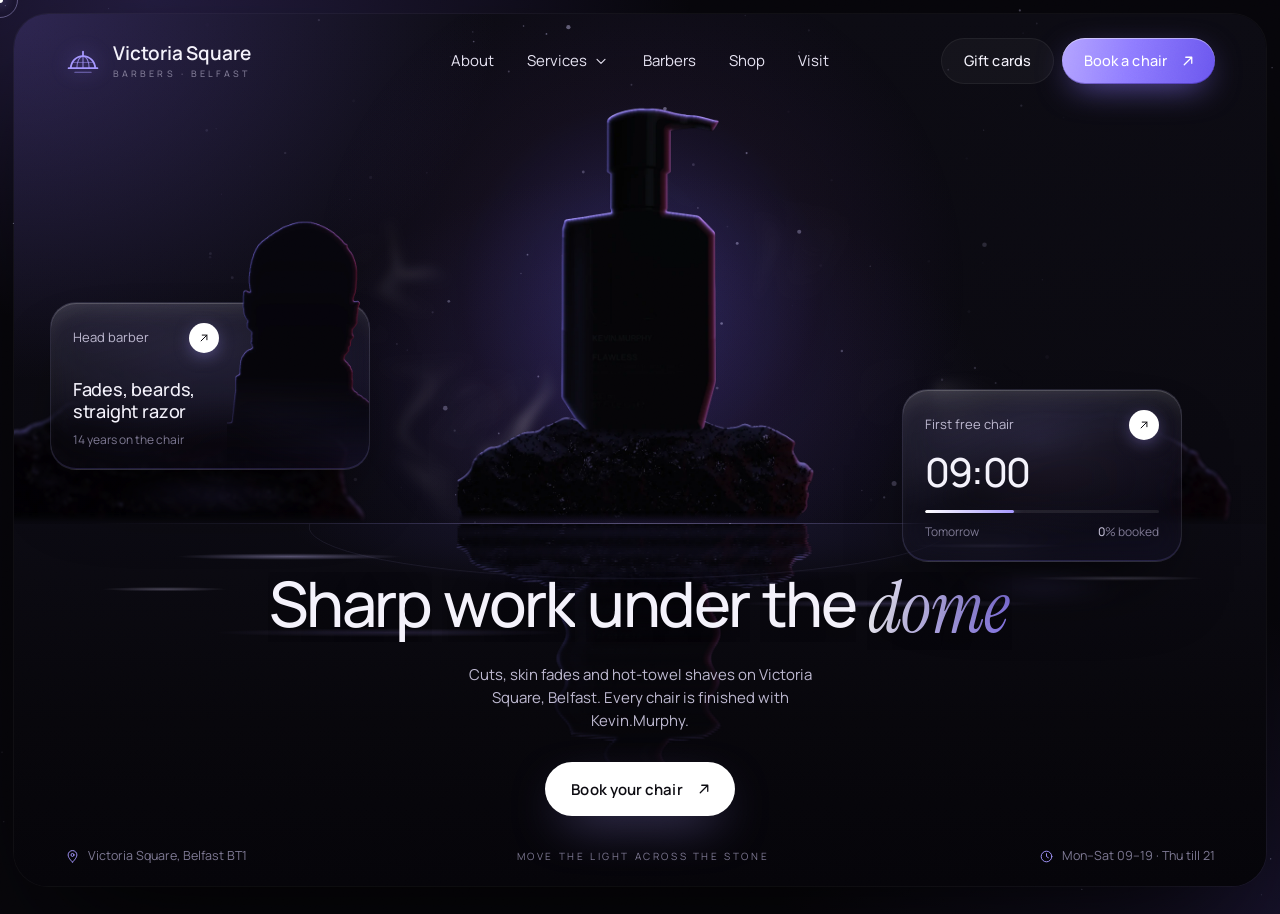
<file: site/demo/barbershop/index.html>
<!doctype html>
<html lang="en-GB">
<head>
  <meta charset="utf-8">
  <meta name="robots" content="noindex">
  <meta name="viewport" content="width=device-width, initial-scale=1, viewport-fit=cover">
  <title>Victoria Square Barbers | Belfast</title>
  <meta name="description" content="Cuts, skin fades and hot-towel shaves at Victoria Square, Belfast. Finished with Kevin.Murphy. Book a chair online.">
  <meta name="theme-color" content="#07060b">
  <link rel="preconnect" href="https://fonts.googleapis.com">
  <link rel="preconnect" href="https://fonts.gstatic.com" crossorigin>
  <link href="https://fonts.googleapis.com/css2?family=Instrument+Serif:ital@1&family=Manrope:wght@300;400;500;600&display=swap" rel="stylesheet">
  <link rel="preload" as="image" href="assets/img/product_dark.webp">
  <link rel="preload" as="image" href="assets/img/product_lit.webp">
  <link rel="stylesheet" href="css/style.css?v=6">
  <link rel="icon" href="data:image/svg+xml,%3Csvg xmlns='http://www.w3.org/2000/svg' viewBox='0 0 40 40'%3E%3Crect width='40' height='40' rx='11' fill='%230b0a10'/%3E%3Cpath d='M8 27a12 12 0 0 1 24 0M14 27a6 12 0 0 1 12 0M20 15v12M6 27h28M20 11v4' fill='none' stroke='%23a597ff' stroke-width='2' stroke-linecap='round'/%3E%3C/svg%3E">
</head>
<body>

<svg width="0" height="0" style="position:absolute" aria-hidden="true">
  <!-- logo mark: the glass dome over Victoria Square, ribs and gallery ring -->
  <symbol id="mark" viewBox="0 0 40 40">
    <g fill="none" stroke="currentColor" stroke-linecap="round" stroke-linejoin="round">
      <path d="M6.5 28a13.5 13.5 0 0 1 27 0" stroke-width="2"/>
      <path d="M13.2 28A6.8 13.5 0 0 1 26.8 28" stroke-width="1.3" opacity=".75"/>
      <path d="M20 14.5V28" stroke-width="1.3" opacity=".75"/>
      <path d="M8.6 21.6h22.8" stroke-width="1.1" opacity=".5"/>
      <path d="M4 28h32" stroke-width="2"/>
      <path d="M20 9.5v5" stroke-width="2"/>
      <path d="M11 32.5h18" stroke-width="1.3" opacity=".6"/>
    </g>
  </symbol>
  <symbol id="i-arrow" viewBox="0 0 24 24"><path d="M7 17L17 7M9 7h8v8" fill="none" stroke="currentColor" stroke-width="1.7" stroke-linecap="round" stroke-linejoin="round"/></symbol>
  <symbol id="i-chev" viewBox="0 0 24 24"><path d="M6 9.5l6 6 6-6" fill="none" stroke="currentColor" stroke-width="1.6" stroke-linecap="round" stroke-linejoin="round"/></symbol>
  <symbol id="i-pin" viewBox="0 0 24 24"><g fill="none" stroke="currentColor" stroke-width="1.5" stroke-linecap="round" stroke-linejoin="round"><path d="M12 21s-7-6.2-7-11.5a7 7 0 0 1 14 0C19 14.8 12 21 12 21z"/><circle cx="12" cy="9.5" r="2.4"/></g></symbol>
  <symbol id="i-clock" viewBox="0 0 24 24"><g fill="none" stroke="currentColor" stroke-width="1.5" stroke-linecap="round"><circle cx="12" cy="12" r="8.5"/><path d="M12 7.5V12l3 2"/></g></symbol>
</svg>

<div class="cursor" aria-hidden="true"><div class="cursor__ring"></div><div class="cursor__dot"></div></div>
<div class="grain" aria-hidden="true"></div>
<canvas class="stars" aria-hidden="true"></canvas>

<main>
  <section class="frame" id="top" aria-label="Victoria Square Barbers">

    <!-- light, haze, dust -->
    <div class="sky" aria-hidden="true">
      <div class="beam"></div>
      <div class="halo"></div>
      <div class="smoke smoke--a"></div>
      <div class="smoke smoke--b"></div>
    </div>
    <canvas class="dust" aria-hidden="true"></canvas>
    <div class="torch" aria-hidden="true"></div>

    <!-- nav -->
    <header class="nav">
      <a class="logo" href="#top" aria-label="Victoria Square Barbers, home">
        <svg class="logo__mark"><use href="#mark"/></svg>
        <span class="logo__type">Victoria Square<i>Barbers · Belfast</i></span>
      </a>

      <nav class="nav__links" aria-label="Main">
        <a href="#about" data-roll>About</a>
        <div class="drop">
          <button class="drop__btn" aria-expanded="false" aria-controls="services"><span data-roll>Services</span><svg><use href="#i-chev"/></svg></button>
          <div class="drop__panel glass" id="services">
            <span class="sheen"></span>
            <ul>
              <li><a href="#book"><span>Cut &amp; finish</span><b>£38</b></a></li>
              <li><a href="#book"><span>Skin fade</span><b>£42</b></a></li>
              <li><a href="#book"><span>Beard sculpt</span><b>£26</b></a></li>
              <li><a href="#book"><span>Hot-towel shave</span><b>£34</b></a></li>
              <li><a href="#book"><span>Cut &amp; beard</span><b>£58</b></a></li>
            </ul>
            <p>45 minutes a chair. No rushing.</p>
          </div>
        </div>
        <a href="#barbers" data-roll>Barbers</a>
        <a href="#shop" data-roll>Shop</a>
        <a href="#visit" data-roll>Visit</a>
      </nav>

      <div class="nav__cta">
        <a class="pill pill--ghost" href="#gift"><span data-roll>Gift cards</span></a>
        <a class="pill pill--violet" href="#book"><span data-roll>Book a chair</span><i class="arw"><svg><use href="#i-arrow"/></svg><svg><use href="#i-arrow"/></svg></i></a>
      </div>
      <button class="burger" aria-label="Open menu" aria-expanded="false"><i></i><i></i></button>
    </header>

    <div class="menu" aria-hidden="true">
      <a href="#about">About</a><a href="#services">Services</a><a href="#barbers">Barbers</a><a href="#shop">Shop</a><a href="#book">Book a chair</a>
    </div>

    <!-- the scene: distant stones, the bottle on its rock, water -->
    <div class="scene">
      <img class="far far--l" src="assets/img/rock_l.webp" alt="" aria-hidden="true">
      <img class="far far--r" src="assets/img/rock_r.webp" alt="" aria-hidden="true">

      <figure class="product" id="product">
        <img class="product__dark" src="assets/img/product_dark.webp" alt="Kevin.Murphy Flawless styling lotion on a wet black stone">
        <img class="product__lit" src="assets/img/product_lit.webp" alt="" aria-hidden="true">
        <button class="product__hit" aria-label="Light up the bottle"></button>
        <figcaption class="tag">
          <i class="tag__line"></i>
          <span class="tag__body">
            <b>Kevin.Murphy</b>
            <span>Flawless · 200 ml</span>
            <em>£38 at the desk</em>
          </span>
        </figcaption>
      </figure>

      <div class="water" aria-hidden="true">
        <canvas class="water__canvas"></canvas>
        <div class="water__glints"></div>
      </div>
    </div>

    <!-- copy, under the bottle -->
    <div class="copy">
      <h1 class="title" data-words>Sharp work under the <em>dome</em></h1>
      <p class="sub" data-in>Cuts, skin fades and hot-towel shaves on Victoria Square, Belfast. Every chair is finished with Kevin.Murphy.</p>
      <a class="pill pill--white" href="#book" data-in><span data-roll>Book your chair</span><i class="arw"><svg><use href="#i-arrow"/></svg><svg><use href="#i-arrow"/></svg></i></a>
    </div>

    <!-- glass plates -->
    <a class="card card--barber glass" href="#barbers" data-tilt data-card>
      <span class="sheen"></span>
      <span class="card__head">
        <span class="card__label" data-roll>Head barber</span>
        <i class="arw arw--round"><svg><use href="#i-arrow"/></svg><svg><use href="#i-arrow"/></svg></i>
      </span>
      <span class="card__title"><span data-roll>Fades, beards,</span><span data-roll>straight razor</span></span>
      <span class="card__meta">14 years on the chair</span>
      <span class="card__portrait" data-portrait>
        <img class="card__portrait-base" src="assets/img/man_sil_dark.webp" alt="Silhouette of the head barber">
        <img class="card__portrait-lit" src="assets/img/man_sil_lit.webp" alt="" aria-hidden="true">
      </span>
    </a>

    <a class="card card--slot glass" href="#book" data-tilt data-card>
      <span class="sheen"></span>
      <span class="card__head">
        <span class="card__label" data-roll data-slot-label>Next free chair</span>
        <i class="arw arw--round"><svg><use href="#i-arrow"/></svg><svg><use href="#i-arrow"/></svg></i>
      </span>
      <span class="card__big" data-slot>14:30</span>
      <span class="card__bar"><i data-bar></i></span>
      <span class="card__foot"><span data-slot-day>Today</span><span><b data-booked>0</b>% booked</span></span>
    </a>

    <!-- footer line inside the frame -->
    <div class="base">
      <span><svg><use href="#i-pin"/></svg>Victoria Square, Belfast BT1</span>
      <span class="base__hint" data-hint>Move the light across the stone</span>
      <span><svg><use href="#i-clock"/></svg>Mon–Sat 09–19 · Thu till 21</span>
    </div>
  </section>
</main>

<script src="js/main.js?v=3" defer></script>
</body>
</html>
</file>
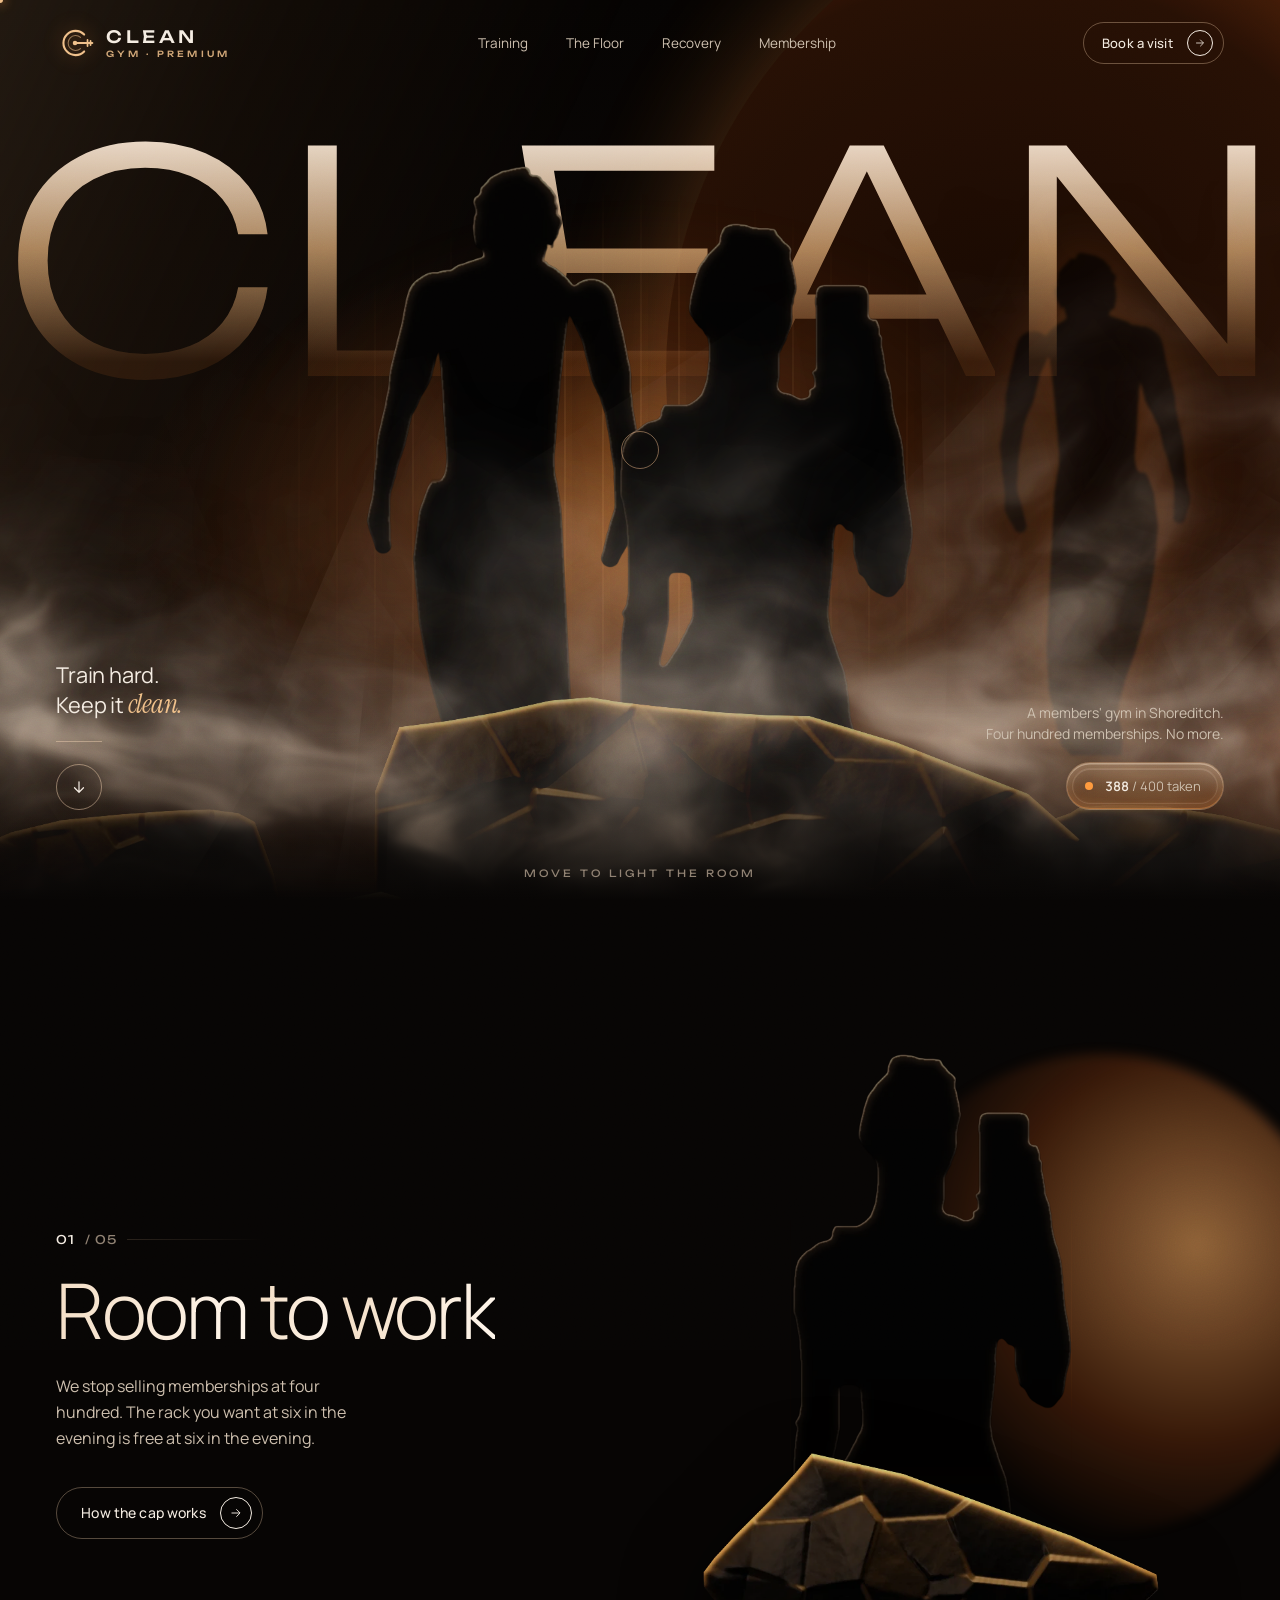
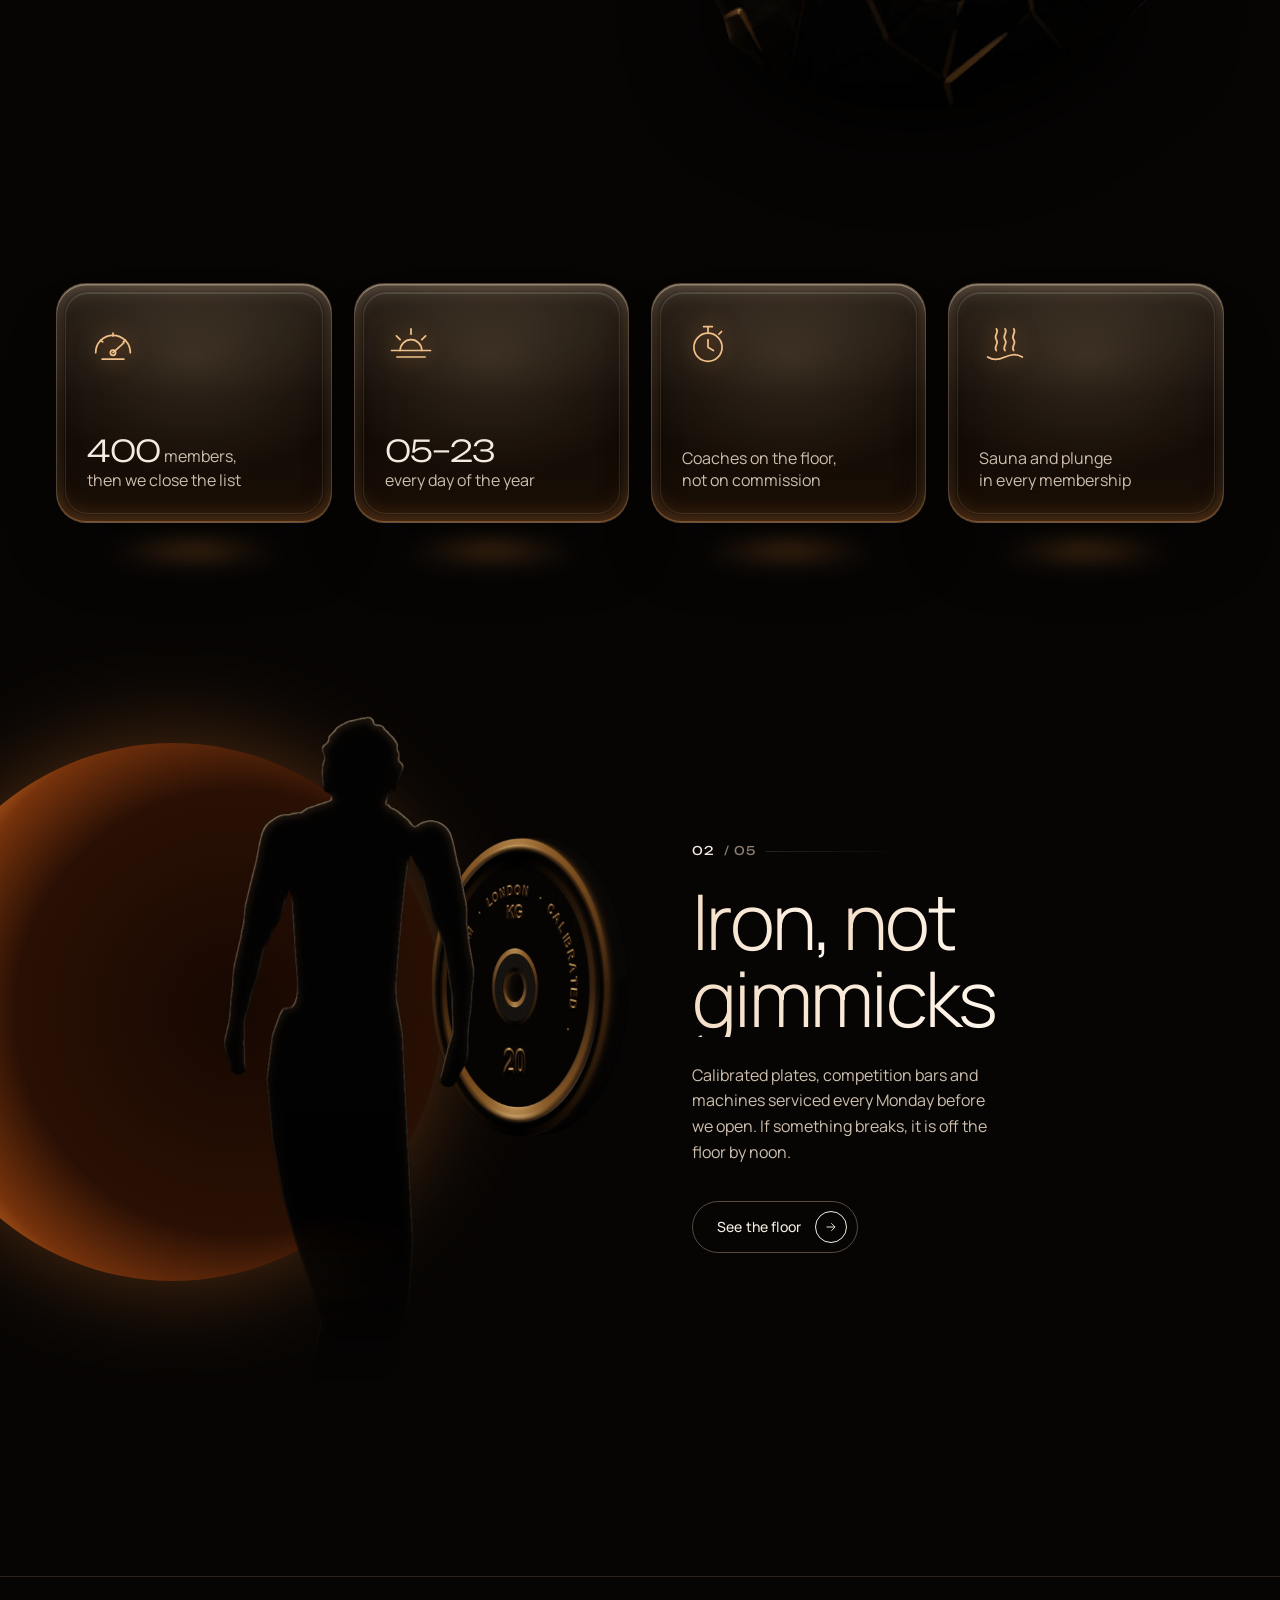
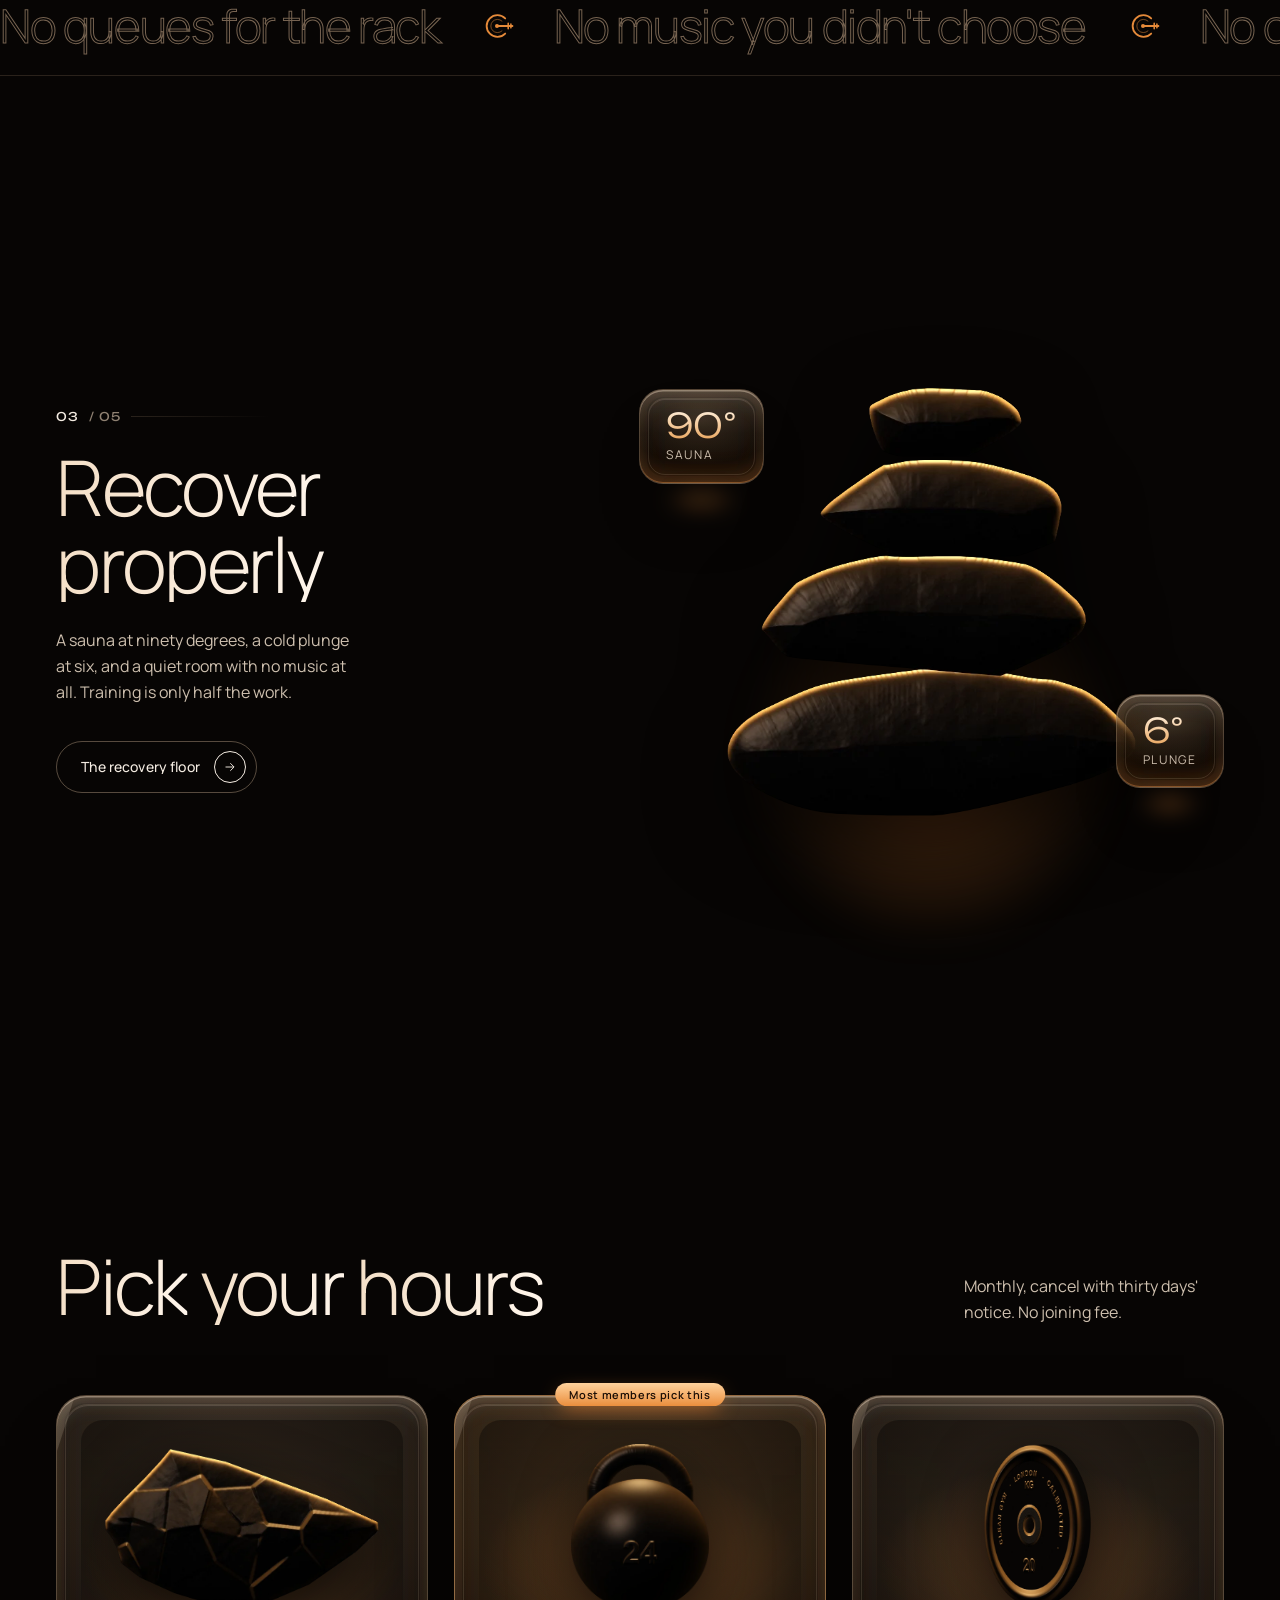
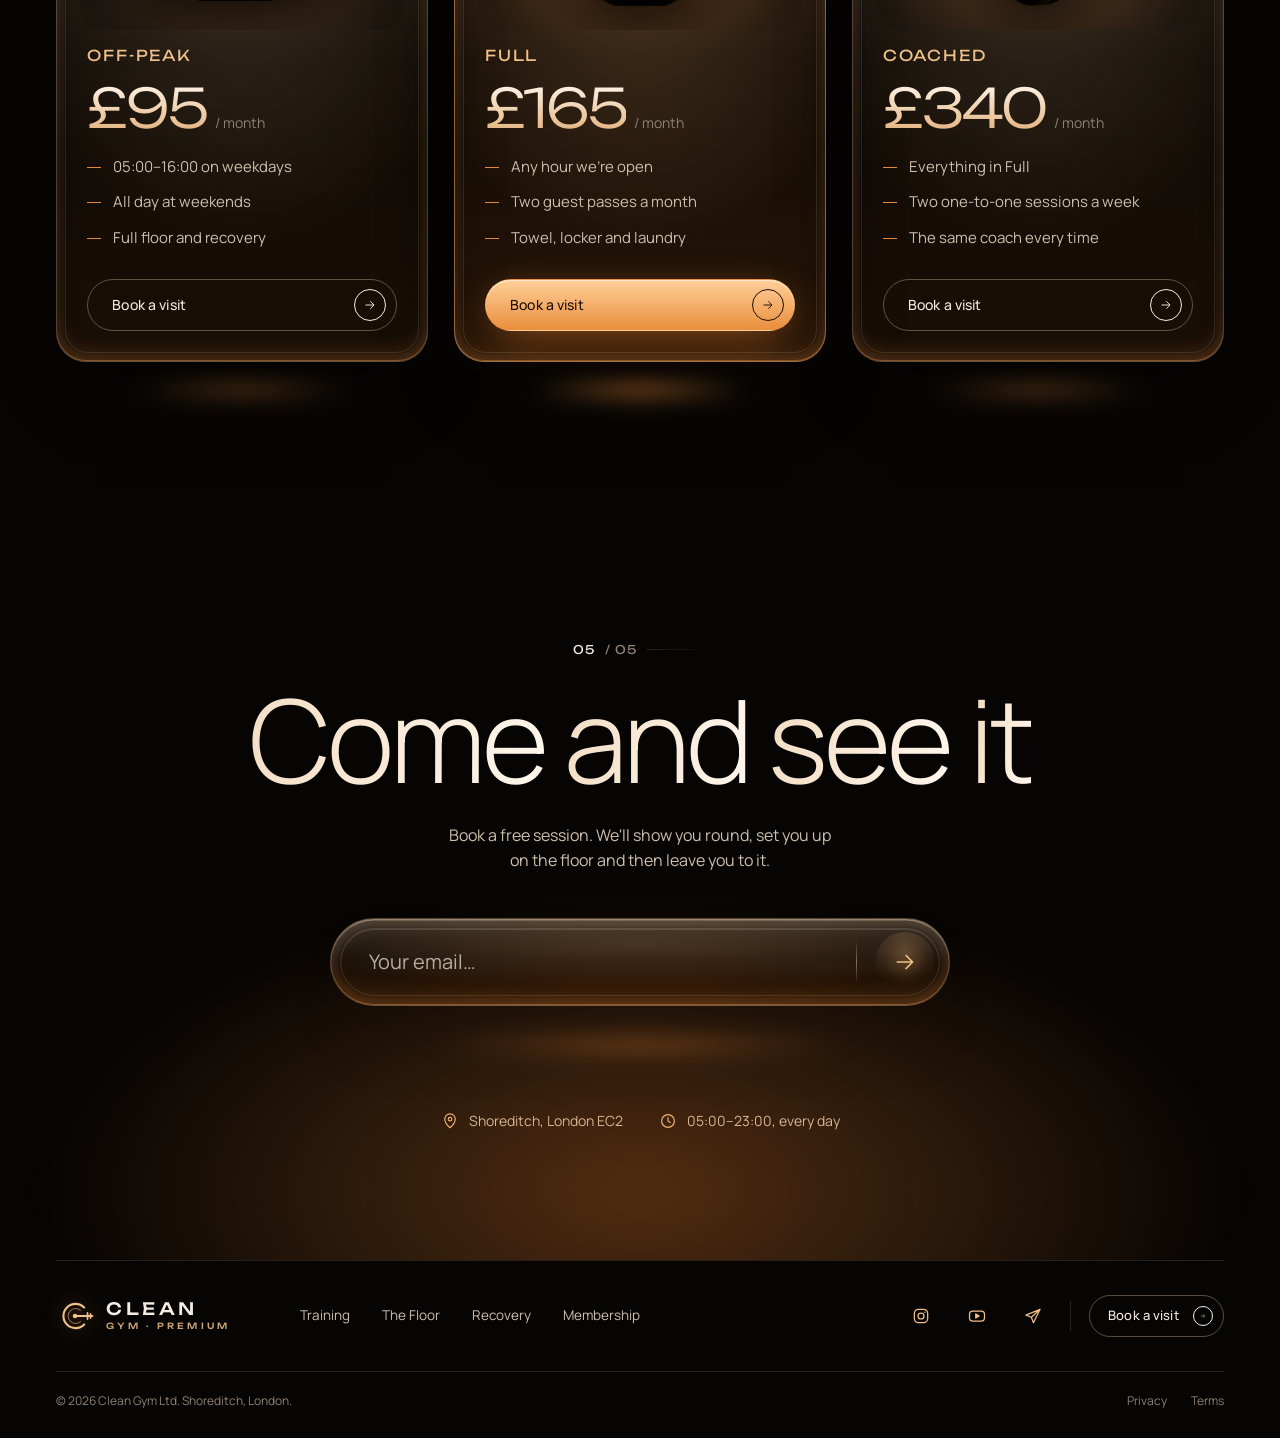
<file: site/demo/clean-gym/index.html>
<!doctype html>
<html lang="en-GB">
<head>
  <meta charset="utf-8">
  <meta name="robots" content="noindex">
  <meta name="viewport" content="width=device-width, initial-scale=1, viewport-fit=cover">
  <title>Clean Gym | Shoreditch, London</title>
  <meta name="description" content="A members' gym in Shoreditch. Four hundred memberships, calibrated iron, sauna and cold plunge. Book a visit.">
  <meta name="theme-color" content="#070504">
  <link rel="preconnect" href="https://fonts.googleapis.com">
  <link rel="preconnect" href="https://fonts.gstatic.com" crossorigin>
  <link href="https://fonts.googleapis.com/css2?family=Instrument+Serif:ital@0;1&family=Manrope:wght@300;400;500;600&family=Unbounded:wght@300;400;500&display=swap" rel="stylesheet">
  <link rel="preload" as="image" href="assets/img/sil_guy.webp?v=8">
  <link rel="preload" as="image" href="assets/img/sil_girl.webp?v=7">
  <link rel="stylesheet" href="css/style.css?v=7">
  <link rel="icon" href="data:image/svg+xml,%3Csvg xmlns='http://www.w3.org/2000/svg' viewBox='0 0 40 40'%3E%3Crect width='40' height='40' rx='10' fill='%23070504'/%3E%3Cpath d='M28.5 11.5A12 12 0 1 0 28.5 28.5' fill='none' stroke='%23e8a35a' stroke-width='3' stroke-linecap='round'/%3E%3Cpath d='M14 20h22' stroke='%23e8a35a' stroke-width='3' stroke-linecap='round'/%3E%3C/svg%3E">
</head>
<body>

<!-- SVG sprite: logo mark + icons (all drawn for this site) -->
<svg width="0" height="0" style="position:absolute" aria-hidden="true">
  <defs>
    <linearGradient id="g-amber" x1="0" y1="0" x2="1" y2="1">
      <stop offset="0" stop-color="#ffe0b8"/>
      <stop offset=".55" stop-color="#f0a356"/>
      <stop offset="1" stop-color="#b9611f"/>
    </linearGradient>
  </defs>
  <!-- Logo mark: a plate seen face-on that opens into a C, with the bar running through the gap -->
  <symbol id="mark" viewBox="0 0 44 44">
    <path d="M32.6 12.2A14 14 0 1 0 32.6 31.8" fill="none" stroke="currentColor" stroke-width="2.4" stroke-linecap="round"/>
    <path d="M28.4 15.6A8.6 8.6 0 1 0 28.4 28.4" fill="none" stroke="currentColor" stroke-width="1.2" stroke-linecap="round" opacity=".55"/>
    <circle cx="22" cy="22" r="2.6" fill="currentColor"/>
    <path d="M22 22h20" stroke="currentColor" stroke-width="2.4" stroke-linecap="round"/>
    <path d="M36.5 18.5v7M40 19.6v4.8" stroke="currentColor" stroke-width="2" stroke-linecap="round"/>
  </symbol>
  <symbol id="i-arrow" viewBox="0 0 24 24"><path d="M5 12h13M13 6l6 6-6 6" fill="none" stroke="currentColor" stroke-width="1.6" stroke-linecap="round" stroke-linejoin="round"/></symbol>
  <symbol id="i-down" viewBox="0 0 24 24"><path d="M12 5v13M6 13l6 6 6-6" fill="none" stroke="currentColor" stroke-width="1.6" stroke-linecap="round" stroke-linejoin="round"/></symbol>
  <!-- capped membership: a dial pinned at its limit -->
  <symbol id="i-cap" viewBox="0 0 48 48"><g fill="none" stroke="currentColor" stroke-width="1.6" stroke-linecap="round" stroke-linejoin="round"><path class="draw" d="M8 32a16 16 0 1 1 32 0"/><path class="draw" d="M24 32l10-9"/><circle cx="24" cy="32" r="2.4"/><path d="M12.5 20.5l2 1.6M24 14v2.6M35.5 20.5l-2 1.6"/><path class="draw" d="M14 38h20"/></g></symbol>
  <!-- hours: sun over the horizon, early to late -->
  <symbol id="i-hours" viewBox="0 0 48 48"><g fill="none" stroke="currentColor" stroke-width="1.6" stroke-linecap="round" stroke-linejoin="round"><path class="draw" d="M14 30a10 10 0 0 1 20 0"/><path class="draw" d="M6 30h36M11 36h26"/><path d="M24 10v5M10.5 16.5l3.5 3.5M37.5 16.5L34 20"/></g></symbol>
  <!-- coaching: a stopwatch -->
  <symbol id="i-coach" viewBox="0 0 48 48"><g fill="none" stroke="currentColor" stroke-width="1.6" stroke-linecap="round" stroke-linejoin="round"><circle class="draw" cx="24" cy="27" r="13"/><path d="M20 8h8M24 8v6M34 15l2.5-2.5"/><path class="draw" d="M24 27V20M24 27l5 3"/></g></symbol>
  <!-- recovery: heat rising off a still surface -->
  <symbol id="i-heat" viewBox="0 0 48 48"><g fill="none" stroke="currentColor" stroke-width="1.6" stroke-linecap="round" stroke-linejoin="round"><path class="draw" d="M16 30c-3-4 3-6 0-10s3-6 0-10M24 30c-3-4 3-6 0-10s3-6 0-10M32 30c-3-4 3-6 0-10s3-6 0-10"/><path class="draw" d="M8 36c5 3 9 3 16 0s11-3 16 0"/></g></symbol>
  <symbol id="i-pin" viewBox="0 0 24 24"><g fill="none" stroke="currentColor" stroke-width="1.5" stroke-linecap="round" stroke-linejoin="round"><path d="M12 21s-7-6.2-7-11.5a7 7 0 0 1 14 0C19 14.8 12 21 12 21z"/><circle cx="12" cy="9.5" r="2.4"/></g></symbol>
  <symbol id="i-clock" viewBox="0 0 24 24"><g fill="none" stroke="currentColor" stroke-width="1.5" stroke-linecap="round"><circle cx="12" cy="12" r="8.5"/><path d="M12 7.5V12l3 2"/></g></symbol>
  <symbol id="i-ig" viewBox="0 0 24 24"><g fill="none" stroke="currentColor" stroke-width="1.5"><rect x="4" y="4" width="16" height="16" rx="5"/><circle cx="12" cy="12" r="3.6"/><circle cx="16.6" cy="7.4" r=".9" fill="currentColor" stroke="none"/></g></symbol>
  <symbol id="i-play" viewBox="0 0 24 24"><g fill="none" stroke="currentColor" stroke-width="1.5" stroke-linejoin="round"><rect x="3" y="6" width="18" height="12" rx="4"/><path d="M10.5 9.5v5l4-2.5z" fill="currentColor"/></g></symbol>
  <symbol id="i-send" viewBox="0 0 24 24"><path d="M20.5 4L3.5 11l6.5 2.5L12.5 20zM10 13.5L20.5 4" fill="none" stroke="currentColor" stroke-width="1.5" stroke-linejoin="round" stroke-linecap="round"/></symbol>
</svg>

<div class="cursor" aria-hidden="true"><div class="cursor__ring"><span>Reveal</span></div><div class="cursor__dot"></div></div>
<div class="grain" aria-hidden="true"></div>

<header class="nav" id="nav">
  <a class="logo" href="#top" aria-label="Clean Gym, home">
    <svg class="logo__mark"><use href="#mark"/></svg>
    <span class="logo__type"><b>CLEAN</b><i>Gym · Premium</i></span>
  </a>
  <nav class="nav__links" aria-label="Main">
    <a href="#training" data-roll>Training</a>
    <a href="#floor" data-roll>The Floor</a>
    <a href="#recovery" data-roll>Recovery</a>
    <a href="#membership" data-roll>Membership</a>
  </nav>
  <a class="btn btn--sm" href="#visit"><span>Book a visit</span><svg><use href="#i-arrow"/></svg></a>
  <button class="burger" aria-label="Open menu" aria-expanded="false"><i></i><i></i></button>
</header>

<div class="menu" id="menu" aria-hidden="true">
  <a href="#training">Training</a><a href="#floor">The Floor</a><a href="#recovery">Recovery</a><a href="#membership">Membership</a><a href="#visit">Book a visit</a>
</div>

<main id="top">

  <!-- HERO ------------------------------------------------------------ -->
  <section class="hero" id="hero" aria-label="Clean Gym">
    <div class="hero__bg" aria-hidden="true">
      <div class="beam"></div>
      <div class="orb" data-speed="0.12"></div>
      <div class="flutes"></div>
      <div class="halo"></div>
    </div>

    <!-- duplicated slot: the same athlete, mirrored and pushed back into the haze, behind the wordmark -->
    <div class="twin" aria-hidden="true" data-speed="0.18"><img src="assets/img/sil_guy.webp?v=8" alt=""></div>

    <h1 class="wordmark" data-speed="0.28" aria-label="Clean">
      <span>C</span><span>L</span><span>E</span><span>A</span><span>N</span>
    </h1>

    <div class="stage" data-speed="0.06">
      <div class="duo">
        <figure class="person person--guy" data-person>
          <img class="person__base" src="assets/img/sil_guy.webp?v=8" alt="Silhouette of an athlete, lit from behind">
          <img class="person__lit" src="assets/img/sil_guy.webp?v=8" alt="" aria-hidden="true">
        </figure>
        <figure class="person person--girl" data-person>
          <img class="person__base" src="assets/img/sil_girl.webp?v=7" alt="Silhouette of a member taking a mirror photo">
          <img class="person__lit" src="assets/img/sil_girl.webp?v=7" alt="" aria-hidden="true">
        </figure>
      </div>
    </div>

    <img class="rocks" src="assets/img/rocks_hero.webp" alt="" aria-hidden="true" data-speed="-0.04">
    <canvas class="smoke" data-smoke="hero" aria-hidden="true"></canvas>
    <div class="fog" aria-hidden="true"></div>

    <div class="hero__copy">
      <p class="hero__lead">Train hard.<br>Keep it <em>clean.</em></p>
      <span class="rule"></span>
      <a class="round" href="#training" aria-label="Scroll to training"><svg><use href="#i-down"/></svg></a>
    </div>

    <div class="hero__meta">
      <p>A members' gym in Shoreditch.<br>Four hundred memberships. No more.</p>
      <div class="pill glass" data-tilt>
        <span class="pill__dot"></span>
        <span><b data-count="388">0</b> / 400 taken</span>
      </div>
    </div>

    <p class="hero__hint" aria-hidden="true">Move to light the room</p>
  </section>

  <!-- 01 -------------------------------------------------------------- -->
  <section class="split" id="training">
    <div class="split__text">
      <p class="count" data-reveal><b>01</b> / 05 <i></i></p>
      <h2 class="title" data-split>Room to work</h2>
      <p class="body" data-reveal>We stop selling memberships at four hundred. The rack you want at six in the evening is free at six in the evening.</p>
      <a class="btn" href="#membership" data-reveal><span>How the cap works</span><svg><use href="#i-arrow"/></svg></a>
    </div>
    <div class="split__media media-girl" data-reveal>
      <div class="disc" aria-hidden="true"></div>
      <img class="media-stone" src="assets/img/stone.webp" alt="" aria-hidden="true">
      <figure class="person person--solo" data-person>
        <img class="person__base" src="assets/img/sil_girl.webp?v=7" alt="Silhouette of a member in the morning light">
        <img class="person__lit" src="assets/img/sil_girl.webp?v=7" alt="" aria-hidden="true">
      </figure>
    </div>
  </section>

  <!-- glass feature plates ------------------------------------------- -->
  <section class="plates" aria-label="What membership includes">
    <article class="plate glass" data-tilt data-reveal>
      <svg class="icon"><use href="#i-cap"/></svg>
      <h3><span class="num">400</span> members,<br>then we close the list</h3>
    </article>
    <article class="plate glass" data-tilt data-reveal>
      <svg class="icon"><use href="#i-hours"/></svg>
      <h3><span class="num">05–23</span><br>every day of the year</h3>
    </article>
    <article class="plate glass" data-tilt data-reveal>
      <svg class="icon"><use href="#i-coach"/></svg>
      <h3>Coaches on the floor,<br>not on commission</h3>
    </article>
    <article class="plate glass" data-tilt data-reveal>
      <svg class="icon"><use href="#i-heat"/></svg>
      <h3>Sauna and plunge<br>in every membership</h3>
    </article>
  </section>

  <!-- 02 -------------------------------------------------------------- -->
  <section class="split split--flip" id="floor">
    <div class="split__media media-guy" data-reveal>
      <div class="eclipse" aria-hidden="true"></div>
      <img class="media-plate" src="assets/img/plate.webp" alt="" aria-hidden="true">
      <figure class="person person--solo" data-person>
        <img class="person__base" src="assets/img/sil_guy.webp?v=8" alt="Silhouette of an athlete on the training floor">
        <img class="person__lit" src="assets/img/sil_guy.webp?v=8" alt="" aria-hidden="true">
      </figure>
    </div>
    <div class="split__text">
      <p class="count" data-reveal><b>02</b> / 05 <i></i></p>
      <h2 class="title" data-split>Iron, not gimmicks</h2>
      <p class="body" data-reveal>Calibrated plates, competition bars and machines serviced every Monday before we open. If something breaks, it is off the floor by noon.</p>
      <a class="btn" href="#visit" data-reveal><span>See the floor</span><svg><use href="#i-arrow"/></svg></a>
    </div>
  </section>

  <!-- marquee --------------------------------------------------------- -->
  <div class="marquee" aria-hidden="true">
    <div class="marquee__track">
      <span>No queues for the rack</span><svg><use href="#mark"/></svg>
      <span>No music you didn't choose</span><svg><use href="#mark"/></svg>
      <span>No contracts past twelve months</span><svg><use href="#mark"/></svg>
      <span>No sales desk</span><svg><use href="#mark"/></svg>
      <span>No queues for the rack</span><svg><use href="#mark"/></svg>
      <span>No music you didn't choose</span><svg><use href="#mark"/></svg>
      <span>No contracts past twelve months</span><svg><use href="#mark"/></svg>
      <span>No sales desk</span><svg><use href="#mark"/></svg>
    </div>
  </div>

  <!-- 03 -------------------------------------------------------------- -->
  <section class="split" id="recovery">
    <div class="split__text">
      <p class="count" data-reveal><b>03</b> / 05 <i></i></p>
      <h2 class="title" data-split>Recover properly</h2>
      <p class="body" data-reveal>A sauna at ninety degrees, a cold plunge at six, and a quiet room with no music at all. Training is only half the work.</p>
      <a class="btn" href="#membership" data-reveal><span>The recovery floor</span><svg><use href="#i-arrow"/></svg></a>
    </div>
    <div class="split__media media-cairn" data-reveal>
      <div class="glow" aria-hidden="true"></div>
      <canvas class="smoke smoke--small" data-smoke="cairn" aria-hidden="true"></canvas>
      <img class="cairn" src="assets/img/cairn.webp" alt="Stacked stones, warm from the sauna">
      <ul class="temps">
        <li class="glass" data-tilt><b>90°</b><span>Sauna</span></li>
        <li class="glass" data-tilt><b>6°</b><span>Plunge</span></li>
      </ul>
    </div>
  </section>

  <!-- 04 membership --------------------------------------------------- -->
  <section class="members" id="membership">
    <header class="members__head">
      <p class="count" data-reveal><b>04</b> / 05 <i></i></p>
      <h2 class="title" data-split>Pick your hours</h2>
      <p class="body" data-reveal>Monthly, cancel with thirty days' notice. No joining fee.</p>
    </header>
    <div class="tiers">
      <article class="tier glass" data-tilt data-reveal>
        <div class="tier__art"><img src="assets/img/stone.webp" alt="" loading="lazy"></div>
        <h3>Off-Peak</h3>
        <p class="price"><b>£95</b><span>/ month</span></p>
        <ul><li>05:00–16:00 on weekdays</li><li>All day at weekends</li><li>Full floor and recovery</li></ul>
        <a class="btn btn--block" href="#visit"><span>Book a visit</span><svg><use href="#i-arrow"/></svg></a>
      </article>
      <article class="tier tier--main glass" data-tilt data-reveal>
        <span class="tier__tag">Most members pick this</span>
        <div class="tier__art"><img src="assets/img/kettlebell.webp" alt="" loading="lazy"></div>
        <h3>Full</h3>
        <p class="price"><b>£165</b><span>/ month</span></p>
        <ul><li>Any hour we're open</li><li>Two guest passes a month</li><li>Towel, locker and laundry</li></ul>
        <a class="btn btn--block btn--solid" href="#visit"><span>Book a visit</span><svg><use href="#i-arrow"/></svg></a>
      </article>
      <article class="tier glass" data-tilt data-reveal>
        <div class="tier__art"><img src="assets/img/plate.webp" alt="" loading="lazy"></div>
        <h3>Coached</h3>
        <p class="price"><b>£340</b><span>/ month</span></p>
        <ul><li>Everything in Full</li><li>Two one-to-one sessions a week</li><li>The same coach every time</li></ul>
        <a class="btn btn--block" href="#visit"><span>Book a visit</span><svg><use href="#i-arrow"/></svg></a>
      </article>
    </div>
  </section>

  <!-- 05 visit -------------------------------------------------------- -->
  <section class="visit" id="visit">
    <div class="visit__glow" aria-hidden="true"></div>
    <p class="count" data-reveal><b>05</b> / 05 <i></i></p>
    <h2 class="title title--xl" data-split>Come and see it</h2>
    <p class="body" data-reveal>Book a free session. We'll show you round, set you up on the floor and then leave you to it.</p>
    <form class="search glass" data-tilt data-reveal novalidate>
      <label class="sr-only" for="email">Your email</label>
      <input id="email" type="email" name="email" placeholder="Your email…" autocomplete="email" required>
      <span class="search__rule" aria-hidden="true"></span>
      <button type="submit" aria-label="Book a free session"><svg><use href="#i-arrow"/></svg></button>
    </form>
    <p class="form-note" role="status" aria-live="polite"></p>
    <ul class="facts" data-reveal>
      <li><svg><use href="#i-pin"/></svg>Shoreditch, London EC2</li>
      <li><svg><use href="#i-clock"/></svg>05:00–23:00, every day</li>
    </ul>
  </section>
</main>

<footer class="foot">
  <div class="foot__row">
    <a class="logo" href="#top" aria-label="Clean Gym, back to top">
      <svg class="logo__mark"><use href="#mark"/></svg>
      <span class="logo__type"><b>CLEAN</b><i>Gym · Premium</i></span>
    </a>
    <nav class="foot__links" aria-label="Footer">
      <a href="#training" data-roll>Training</a><a href="#floor" data-roll>The Floor</a><a href="#recovery" data-roll>Recovery</a><a href="#membership" data-roll>Membership</a>
    </nav>
    <div class="foot__social">
      <a href="#" aria-label="Instagram"><svg><use href="#i-ig"/></svg></a>
      <a href="#" aria-label="Video"><svg><use href="#i-play"/></svg></a>
      <a href="#visit" aria-label="Message us"><svg><use href="#i-send"/></svg></a>
      <span class="foot__sep"></span>
      <a class="btn btn--sm" href="#visit"><span>Book a visit</span><svg><use href="#i-arrow"/></svg></a>
    </div>
  </div>
  <div class="foot__base">
    <span>© 2026 Clean Gym Ltd. Shoreditch, London.</span>
    <span><a href="#">Privacy</a><a href="#">Terms</a></span>
  </div>
</footer>

<script src="js/main.js?v=7" defer></script>
</body>
</html>
</file>
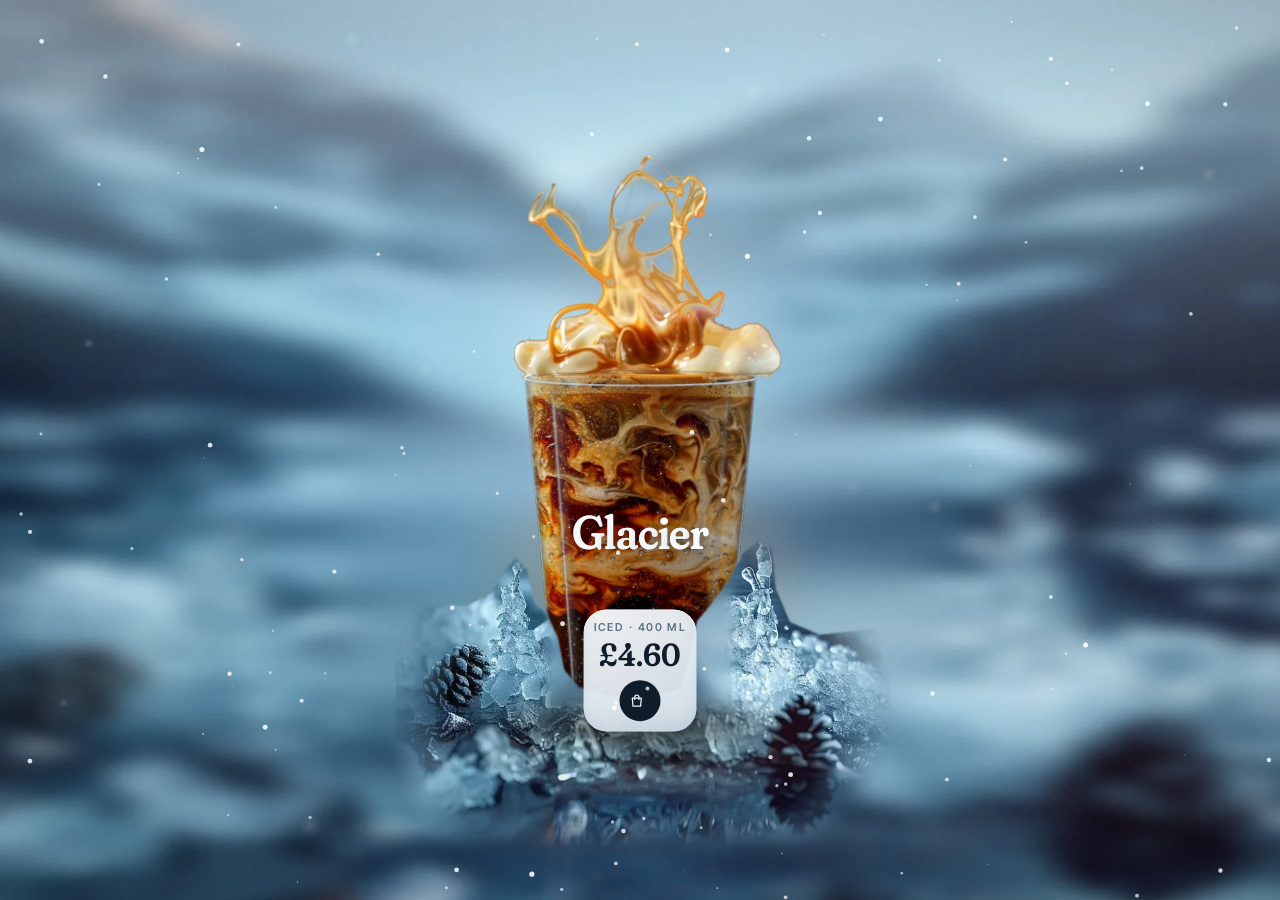
<file: site/demo/silverline/index.html>
<!doctype html>
<html lang="en-GB">
<head>
  <meta charset="utf-8">
  <meta name="robots" content="noindex">
  <meta name="viewport" content="width=device-width, initial-scale=1, viewport-fit=cover">
  <title>Silverline Coffee | Victoria Square, Belfast</title>
  <meta name="description" content="Iced coffee on Victoria Square, Belfast. Four winter cups: Glacier, Crumble, Nutcracker and Kirsch.">
  <meta name="theme-color" content="#9fb4c8">
  <link rel="preconnect" href="https://fonts.googleapis.com">
  <link rel="preconnect" href="https://fonts.gstatic.com" crossorigin>
  <link href="https://fonts.googleapis.com/css2?family=Fraunces:opsz,wght,SOFT@9..144,400..800,0..100&family=Inter+Tight:wght@400;500;600;700&display=swap" rel="stylesheet">
  <link rel="preload" as="image" href="assets/img/scene_back.webp">
  <link rel="preload" as="image" href="assets/img/glass.webp">
  <link rel="stylesheet" href="css/style.css?v=10">
  <link rel="icon" href="data:image/svg+xml,%3Csvg xmlns='http://www.w3.org/2000/svg' viewBox='0 0 40 40'%3E%3Crect width='40' height='40' rx='12' fill='%23dfe8f0'/%3E%3Cellipse cx='20' cy='20' rx='9' ry='12.5' transform='rotate(28 20 20)' fill='none' stroke='%23233447' stroke-width='2.4'/%3E%3Cpath d='M14 31c4-5 2-10 6-14s7-6 7-9' fill='none' stroke='%23233447' stroke-width='2.2' stroke-linecap='round'/%3E%3C/svg%3E">
</head>
<body class="is-loading">

<svg width="0" height="0" style="position:absolute" aria-hidden="true">
  <!-- mark: a bean with one silver line running through it -->
  <symbol id="mark" viewBox="0 0 40 40">
    <g fill="none" stroke="currentColor" stroke-linecap="round">
      <ellipse cx="20" cy="20" rx="9.5" ry="13" transform="rotate(28 20 20)" stroke-width="2.2"/>
      <path d="M11.5 33.5c4.6-5.2 2.4-10.6 7-15.2S27 12 28.5 6.5" stroke-width="2"/>
    </g>
  </symbol>
  <symbol id="i-grid" viewBox="0 0 24 24"><g fill="currentColor"><rect x="4" y="4" width="7" height="7" rx="2.2"/><rect x="13" y="4" width="7" height="7" rx="2.2"/><rect x="4" y="13" width="7" height="7" rx="2.2"/><rect x="13" y="13" width="7" height="7" rx="2.2"/></g></symbol>
  <symbol id="i-insta" viewBox="0 0 24 24"><g fill="none" stroke="currentColor" stroke-width="1.8"><rect x="4" y="4" width="16" height="16" rx="5"/><circle cx="12" cy="12" r="3.6"/><circle cx="16.9" cy="7.2" r=".6" fill="currentColor"/></g></symbol>
  <symbol id="i-tiktok" viewBox="0 0 24 24"><path d="M14 4v10.4a3.4 3.4 0 1 1-3.4-3.4M14 4c.4 2.6 2.2 4.2 4.8 4.4" fill="none" stroke="currentColor" stroke-width="1.9" stroke-linecap="round" stroke-linejoin="round"/></symbol>
  <symbol id="i-gift" viewBox="0 0 24 24"><g fill="none" stroke="currentColor" stroke-width="1.7" stroke-linejoin="round"><rect x="4" y="9" width="16" height="11" rx="2"/><path d="M3.5 9h17M12 9v11M12 9c-1.5-3.8-6-4.6-6-2.2C6 8.6 9.5 9 12 9zm0 0c1.5-3.8 6-4.6 6-2.2 0 1.8-3.5 2.2-6 2.2z"/></g></symbol>
  <symbol id="i-bag" viewBox="0 0 24 24"><g fill="none" stroke="currentColor" stroke-width="1.8" stroke-linejoin="round" stroke-linecap="round"><path d="M5.5 8.5h13l-1 11.5h-11z"/><path d="M9 10.5V7a3 3 0 0 1 6 0v3.5"/></g></symbol>
  <symbol id="i-pin" viewBox="0 0 24 24"><g fill="none" stroke="currentColor" stroke-width="1.8" stroke-linejoin="round"><path d="M12 21s-6.5-5.8-6.5-11A6.5 6.5 0 0 1 18.5 10c0 5.2-6.5 11-6.5 11z"/><circle cx="12" cy="10" r="2.3"/></g></symbol>
  <symbol id="i-arrow" viewBox="0 0 24 24"><path d="M5 12h14M13 6l6 6-6 6" fill="none" stroke="currentColor" stroke-width="1.8" stroke-linecap="round" stroke-linejoin="round"/></symbol>
  <symbol id="i-plus" viewBox="0 0 24 24"><path d="M12 6v12M6 12h12" fill="none" stroke="currentColor" stroke-width="2" stroke-linecap="round"/></symbol>
</svg>

<div class="cursor is-hidden" aria-hidden="true"><i class="cursor__ring"></i><i class="cursor__dot"></i></div>

<main class="app" id="app">

  <!-- the scene lives on a fixed 2496 x 1404 stage, scaled to cover the screen -->
  <div class="stage" id="stage" aria-hidden="false">
    <img class="st-back" src="assets/img/scene_back.webp" alt="" aria-hidden="true">
    <div class="halo" aria-hidden="true"><i></i><i></i></div>

    <div class="wheel" id="wheel" role="group" aria-label="Pick an ingredient">
      <button class="tile" data-i="0" aria-label="Clear ice: Glacier">
        <span class="tile__card"><span class="tile__frost"></span><span class="tile__sheen"></span>
          <img class="tile__img tile__img--ice" src="assets/img/ing_ice.webp" alt=""></span>
        <span class="tile__name">Clear ice</span>
      </button>
      <button class="tile" data-i="1" aria-label="Cookie: Crumble">
        <span class="tile__card"><span class="tile__frost"></span><span class="tile__sheen"></span>
          <img class="tile__img" src="assets/img/ing_cookie.webp" alt=""></span>
        <span class="tile__name">Cookie</span>
      </button>
      <button class="tile" data-i="2" aria-label="Peanut: Nutcracker">
        <span class="tile__card"><span class="tile__frost"></span><span class="tile__sheen"></span>
          <img class="tile__img" src="assets/img/ing_peanut.webp" alt=""></span>
        <span class="tile__name">Peanut</span>
      </button>
      <button class="tile" data-i="3" aria-label="Cherry: Kirsch">
        <span class="tile__card"><span class="tile__frost"></span><span class="tile__sheen"></span>
          <img class="tile__img" src="assets/img/ing_cherry.webp" alt=""></span>
        <span class="tile__name">Cherry</span>
      </button>
    </div>

    <div class="shadow" aria-hidden="true"></div>

    <figure class="cup" id="cup">
      <div class="cup__body" data-cup>
        <div class="cup__drinks">
          <img class="drink is-on" src="assets/img/drink1.webp" alt="Glacier: cold brew with caramel in a frosted glass">
          <img class="drink" src="assets/img/drink2.webp" alt="" aria-hidden="true">
          <img class="drink" src="assets/img/drink3.webp" alt="" aria-hidden="true">
          <img class="drink" src="assets/img/drink4.webp" alt="" aria-hidden="true">
        </div>
        <div class="cup__tops">
          <img class="top is-on" src="assets/img/top1.webp" alt="" aria-hidden="true">
          <img class="top" src="assets/img/top2.webp" alt="" aria-hidden="true">
          <img class="top" src="assets/img/top3.webp" alt="" aria-hidden="true">
          <img class="top" src="assets/img/top4.webp" alt="" aria-hidden="true">
        </div>
        <img class="cup__glass" src="assets/img/glass.webp" alt="" aria-hidden="true">
        <span class="cup__shine" aria-hidden="true"></span>
      </div>
      <figcaption class="cup__name" id="cupName" aria-live="polite">Glacier</figcaption>
    </figure>

    <div class="reflect" id="reflect" aria-hidden="true"></div>
    <img class="st-front" src="assets/img/scene_front.webp" alt="" aria-hidden="true">
    <div class="spill" aria-hidden="true"></div>

    <div class="price" id="price">
      <span class="price__label">Iced · 400 ml</span>
      <span class="price__num" id="priceNum">£4.60</span>
      <button class="price__add" id="addBtn" aria-label="Add Glacier to your order">
        <svg><use href="#i-bag"/></svg><span>Add</span>
      </button>
    </div>
  </div>

  <canvas class="snow" id="snow" aria-hidden="true"></canvas>

  <!-- top plates -->
  <header class="nav">
    <a class="logo" href="#" aria-label="Silverline Coffee, home">
      <svg class="logo__mark"><use href="#mark"/></svg>
      <span class="logo__type">silverline<i>Coffee · Belfast</i></span>
    </a>

    <nav class="dock glass" aria-label="Main">
      <a class="dock__btn" href="#menu" data-tip="Full menu"><svg><use href="#i-grid"/></svg></a>
      <a class="dock__btn" href="#instagram" data-tip="Instagram"><svg><use href="#i-insta"/></svg></a>
      <a class="dock__btn" href="#tiktok" data-tip="TikTok"><svg><use href="#i-tiktok"/></svg></a>
      <a class="dock__btn" href="#gift" data-tip="Gift cards"><svg><use href="#i-gift"/></svg></a>
      <a class="dock__btn dock__btn--bag" href="#order" data-tip="Your order"><svg><use href="#i-bag"/></svg><b class="dock__count" id="bagCount">0</b></a>
    </nav>

    <a class="where glass" href="#visit" aria-label="Victoria Square, Belfast. Open today until 19:00">
      <span class="where__icon"><svg><use href="#i-pin"/></svg></span>
      <span class="where__text"><b>Victoria Square, Belfast</b><span>Open today till 19:00</span></span>
    </a>
  </header>

  <h1 class="title" id="title" aria-label="Choose Your Coffee">Choose Your Coffee</h1>

  <div class="foot">
    <div class="foot__info">
      <span class="foot__count"><b id="countNow">01</b><i>/</i>04</span>
      <p class="foot__desc" id="desc">Cold brew over clear ice, salted caramel, a soft cold foam.</p>
    </div>
    <div class="foot__nav">
      <button class="arrow arrow--prev glass" id="prev" aria-label="Previous coffee"><svg><use href="#i-arrow"/></svg><svg><use href="#i-arrow"/></svg></button>
      <button class="arrow arrow--next glass" id="next" aria-label="Next coffee"><svg><use href="#i-arrow"/></svg><svg><use href="#i-arrow"/></svg></button>
    </div>
  </div>
</main>

<script src="js/main.js?v=8" defer></script>
</body>
</html>
</file>
<file: site/demo/barbershop/css/style.css>
/* =========================================================
   VICTORIA SQUARE BARBERS: indigo contre-jour, black stone, still water
   ========================================================= */
@property --r { syntax: '<length>'; inherits: true; initial-value: 0px; }
@property --glow { syntax: '<number>'; inherits: true; initial-value: 0; }

:root {
  --bg: #07060b;
  --card: #0a0910;
  --ink: #f4f2fb;
  --ink-2: #bdb8d0;
  --muted: #7d7892;
  --violet: #a597ff;
  --violet-2: #7a66f2;
  --indigo: #5b4fd6;
  --wine: #8c2343;
  --line: rgba(196, 186, 255, .12);
  --ease: cubic-bezier(.2, .7, .1, 1);
  --ease-io: cubic-bezier(.65, 0, .35, 1);
  --sans: 'Manrope', system-ui, -apple-system, 'Segoe UI', sans-serif;
  --serif: 'Instrument Serif', Georgia, serif;
  --gap: 14px;
  color-scheme: dark;
}

*, *::before, *::after { box-sizing: border-box; }
html { -webkit-text-size-adjust: 100%; overflow-x: clip; }
body {
  margin: 0; min-height: 100svh;
  background:
    radial-gradient(70% 60% at 12% 0%, rgba(92, 72, 170, .32), transparent 60%),
    radial-gradient(60% 50% at 100% 100%, rgba(60, 46, 120, .28), transparent 65%),
    var(--bg);
  color: var(--ink);
  font: 400 16px/1.5 var(--sans);
  -webkit-font-smoothing: antialiased;
  overflow-x: clip;
}
img { display: block; max-width: 100%; }
a { color: inherit; text-decoration: none; }
figure { margin: 0; }
button { font: inherit; color: inherit; background: none; border: 0; padding: 0; cursor: pointer; }
svg { width: 1em; height: 1em; flex: none; }
ul { margin: 0; padding: 0; list-style: none; }
::selection { background: rgba(165, 151, 255, .35); color: #fff; }
:focus-visible { outline: 1.5px solid var(--violet); outline-offset: 3px; border-radius: 12px; }

.grain {
  position: fixed; inset: -50%; z-index: 90; pointer-events: none; opacity: .06; mix-blend-mode: overlay;
  background-image: url("data:image/svg+xml,%3Csvg xmlns='http://www.w3.org/2000/svg' width='220' height='220'%3E%3Cfilter id='n'%3E%3CfeTurbulence type='fractalNoise' baseFrequency='.85' numOctaves='3' stitchTiles='stitch'/%3E%3C/filter%3E%3Crect width='100%25' height='100%25' filter='url(%23n)'/%3E%3C/svg%3E");
  animation: grain 1.2s steps(6) infinite;
}
@keyframes grain { 0%{transform:translate(0,0)} 20%{transform:translate(-3%,2%)} 40%{transform:translate(2%,-3%)} 60%{transform:translate(-2%,-1%)} 80%{transform:translate(3%,3%)} 100%{transform:translate(0,0)} }
.stars { position: fixed; inset: 0; width: 100%; height: 100%; z-index: 0; pointer-events: none; }

/* ---------------------------------------------------------- cursor */
.cursor { position: fixed; left: 0; top: 0; z-index: 100; pointer-events: none; display: none; }
.has-cursor .cursor { display: block; }
.has-cursor, .has-cursor a, .has-cursor button { cursor: none; }
.cursor__dot, .cursor__ring { position: absolute; left: 0; top: 0; border-radius: 50%; translate: -50% -50%; }
.cursor__dot { width: 6px; height: 6px; background: #fff; box-shadow: 0 0 12px var(--violet); transition: scale .3s var(--ease); }
.cursor__ring { width: 36px; height: 36px; border: 1px solid rgba(200, 190, 255, .4); transition: width .5s var(--ease), height .5s var(--ease), background .4s, border-color .4s, box-shadow .4s; }
.cursor.is-link .cursor__ring { width: 58px; height: 58px; border-color: rgba(200, 190, 255, .7); background: rgba(165, 151, 255, .06); }
.cursor.is-link .cursor__dot { scale: 0; }
.cursor.is-light .cursor__ring { width: 90px; height: 90px; border-color: rgba(210, 200, 255, .25); background: radial-gradient(circle, rgba(190, 180, 255, .16), transparent 70%); }

/* ---------------------------------------------------------- shared: rolling text */
[data-roll] { display: inline-block; }
.roll { position: relative; display: inline-block; overflow: hidden; vertical-align: top; padding-bottom: .12em; margin-bottom: -.12em; white-space: nowrap; }
.roll__a, .roll__b { display: block; }
.roll__b { position: absolute; left: 0; top: 0; }
.roll .ch { display: inline-block; transition: transform .6s var(--ease); transition-delay: calc(var(--i) * 16ms); white-space: pre; }
.roll__b .ch { transform: translateY(115%); }
:is(a, button, .drop):hover > .roll .roll__a .ch,
:is(a, button, .drop):hover .roll .roll__a .ch { transform: translateY(-115%); }
:is(a, button, .drop):hover .roll .roll__b .ch { transform: none; }

/* arrow that leaves up-right while its twin slides in from bottom-left */
.arw { position: relative; display: inline-grid; place-items: center; overflow: hidden; width: 18px; height: 18px; flex: none; }
.arw svg { grid-area: 1 / 1; width: 100%; height: 100%; transition: transform .6s var(--ease); }
.arw svg + svg { transform: translate(-115%, 115%); }
:is(a, button):hover .arw svg:first-child { transform: translate(115%, -115%); }
:is(a, button):hover .arw svg + svg { transform: none; transition-delay: .06s; }
.arw--round { width: 30px; height: 30px; border-radius: 50%; background: #fff; color: #0b0a10; box-shadow: 0 4px 18px -4px rgba(165, 151, 255, .6); transition: background .5s var(--ease), color .5s, scale .5s var(--ease); }
.arw--round svg { width: 14px; height: 14px; }
.arw--round svg + svg { transform: translate(-22px, 22px); }
:is(a, button):hover .arw--round svg:first-child { transform: translate(22px, -22px); }
:is(a, button):hover .arw--round { background: var(--violet); color: #fff; scale: 1.08; }

/* ---------------------------------------------------------- pills */
.pill {
  --x: 50%; --y: 50%;
  position: relative; isolation: isolate; overflow: hidden;
  display: inline-flex; align-items: center; gap: 12px;
  height: 46px; padding: 0 22px; border-radius: 99px;
  font: 500 14.5px/1 var(--sans); letter-spacing: .005em; white-space: nowrap;
  transition: color .5s var(--ease), box-shadow .5s var(--ease), translate .5s var(--ease), border-color .4s;
}
.pill::before {
  content: ""; position: absolute; z-index: -1; left: var(--x); top: var(--y);
  width: 0; height: 0; border-radius: 50%; translate: -50% -50%;
  transition: width .7s var(--ease), height .7s var(--ease);
}
.pill:hover::before { width: 520px; height: 520px; }
.pill--ghost { background: rgba(255, 255, 255, .035); border: 1px solid rgba(255, 255, 255, .06); color: var(--ink); }
.pill--ghost::before { background: rgba(255, 255, 255, .09); }
.pill--violet {
  padding-right: 18px; color: #fff;
  background: linear-gradient(100deg, #b4a4ff 0%, #8f7cff 45%, #6a56ee 100%);
  box-shadow: 0 10px 34px -10px rgba(140, 120, 255, .75), inset 0 1px 0 rgba(255, 255, 255, .45), inset 0 -1px 0 rgba(40, 20, 120, .4);
}
.pill--violet::before { background: radial-gradient(circle, rgba(255, 255, 255, .32), rgba(255, 255, 255, 0) 70%); }
.pill--violet:hover { box-shadow: 0 16px 44px -10px rgba(140, 120, 255, .95), inset 0 1px 0 rgba(255, 255, 255, .55), inset 0 -1px 0 rgba(40, 20, 120, .4); }
.pill--white {
  height: 54px; padding: 0 22px 0 26px; background: #fff; color: #0b0a10; font-weight: 600; font-size: 15px;
  box-shadow: 0 18px 50px -18px rgba(165, 151, 255, .65);
}
.pill--white::before { background: radial-gradient(circle, #8f7cff, #6a56ee 70%); }
.pill--white:hover { color: #fff; }

/* ---------------------------------------------------------- glass */
.glass {
  --mx: 50%; --my: 30%; --glow: 0;
  position: relative; border-radius: 26px;
  background:
    radial-gradient(120% 100% at var(--mx) var(--my), rgba(170, 155, 255, .13), transparent 55%),
    linear-gradient(160deg, rgba(255, 255, 255, .075), rgba(255, 255, 255, .015) 48%, rgba(120, 100, 255, .045));
  -webkit-backdrop-filter: blur(18px) saturate(140%); backdrop-filter: blur(18px) saturate(140%);
  border: 1px solid rgba(220, 214, 255, .11);
  box-shadow:
    inset 0 1px 0 rgba(255, 255, 255, .16),
    inset 0 -1px 0 rgba(140, 120, 255, .18),
    inset 0 18px 30px -24px rgba(255, 255, 255, .25),
    0 40px 80px -36px rgba(0, 0, 0, .95);
  transition: transform .8s var(--ease), --glow .6s var(--ease), border-color .5s;
}
.glass::after { /* the light the plate throws on the water */
  content: ""; position: absolute; left: 10%; right: 10%; bottom: -40px; height: 28px; pointer-events: none;
  background: radial-gradient(50% 50% at 50% 50%, rgba(140, 120, 255, calc(.16 + var(--glow) * .4)), transparent 75%);
  filter: blur(10px);
}
.glass:hover { --glow: 1; border-color: rgba(220, 214, 255, .22); }
.sheen { position: absolute; inset: 0; border-radius: inherit; overflow: hidden; pointer-events: none; }
.sheen::before {
  content: ""; position: absolute; top: -50%; bottom: -50%; width: 40%; left: -70%;
  background: linear-gradient(100deg, transparent, rgba(230, 225, 255, .13), transparent);
  transform: skewX(-18deg); transition: left 1.2s var(--ease);
}
.glass:hover .sheen::before { left: 140%; }

/* ---------------------------------------------------------- frame */
.frame {
  --H: max(700px, calc(100svh - var(--gap) * 2));
  --wl: calc(var(--H) * .585);          /* waterline from the top */
  --ph: calc(var(--H) * .5);            /* product image height */
  position: relative; z-index: 1;
  height: var(--H); margin: var(--gap);
  border-radius: 34px; overflow: hidden; isolation: isolate;
  background:
    radial-gradient(55% 60% at 0% 0%, rgba(110, 88, 200, .34), transparent 70%),
    radial-gradient(40% 40% at 50% 46%, rgba(70, 58, 150, .22), transparent 70%),
    linear-gradient(180deg, #0c0b13 0%, #08070d 100%);
  box-shadow: 0 0 0 1px rgba(255, 255, 255, .04), 0 60px 120px -40px rgba(0, 0, 0, .9);
  opacity: 0; scale: .985; transition: opacity 1.2s var(--ease), scale 1.6s var(--ease);
}
.is-loaded .frame { opacity: 1; scale: 1; }

.sky { position: absolute; inset: 0; z-index: 0; pointer-events: none; }
.beam {
  position: absolute; left: 50%; top: -30%; width: 46%; height: 110%; translate: -50% 0;
  background: conic-gradient(from 180deg at 50% 0%, transparent 168deg, rgba(185, 175, 255, .13) 180deg, transparent 192deg);
  filter: blur(18px); opacity: .9; transform-origin: 50% 0;
  animation: beam 10s var(--ease-io) infinite alternate;
}
@keyframes beam { from { transform: rotate(-4deg); opacity: .6; } to { transform: rotate(3deg); opacity: 1; } }
.halo {
  position: absolute; left: 50%; top: calc(var(--wl) - var(--ph) * .55); width: calc(var(--ph) * 1.5); aspect-ratio: 1; translate: -50% -50%;
  background: radial-gradient(closest-side, rgba(120, 100, 255, .28), rgba(110, 60, 160, .08) 55%, transparent);
  animation: breathe 7s var(--ease-io) infinite alternate;
}
@keyframes breathe { from { opacity: .7; scale: .95; } to { opacity: 1; scale: 1.05; } }
.smoke {
  position: absolute; left: 50%; top: calc(var(--wl) - var(--ph) * 1.02); width: calc(var(--ph) * 2.4); aspect-ratio: 2; translate: -50% 0;
  background: center / contain no-repeat; opacity: 0; mix-blend-mode: screen;
  -webkit-mask: radial-gradient(50% 50% at 50% 55%, #000 30%, transparent 75%); mask: radial-gradient(50% 50% at 50% 55%, #000 30%, transparent 75%);
  transition: opacity 3s var(--ease) .6s;
}
.smoke--a { background-image: url(../assets/img/smoke_a.webp); animation: drift 26s var(--ease-io) infinite alternate; filter: sepia(1) hue-rotate(205deg) saturate(2.4) brightness(.9); }
.smoke--b { background-image: url(../assets/img/smoke_b.webp); animation: drift 34s var(--ease-io) infinite alternate-reverse; filter: sepia(1) hue-rotate(300deg) saturate(1.8) brightness(.7); }
.is-loaded .smoke--a { opacity: .42; }
.is-loaded .smoke--b { opacity: .26; }
@keyframes drift { from { transform: translateX(-4%) translateY(1%) scale(1); } to { transform: translateX(4%) translateY(-3%) scale(1.06); } }
.dust { position: absolute; inset: 0; z-index: 2; width: 100%; height: 100%; pointer-events: none; }
.torch {
  position: absolute; z-index: 3; left: 0; top: 0; width: 760px; height: 760px; margin: -380px 0 0 -380px; pointer-events: none;
  background: radial-gradient(closest-side, rgba(150, 135, 255, .12), rgba(120, 100, 255, .04) 50%, transparent);
  mix-blend-mode: screen; opacity: 0; transition: opacity .8s var(--ease);
  will-change: transform;
}
.is-pointer .torch { opacity: 1; }

/* ---------------------------------------------------------- nav */
.nav {
  position: absolute; z-index: 20; inset: 0 0 auto;
  display: grid; grid-template-columns: 1fr auto 1fr; align-items: center;
  padding: 24px clamp(20px, 4vw, 56px);
}
.nav > * { opacity: 0; translate: 0 -14px; transition: opacity 1s var(--ease), translate 1s var(--ease); }
.is-loaded .nav > * { opacity: 1; translate: 0 0; }
.is-loaded .nav > :nth-child(2) { transition-delay: .12s; }
.is-loaded .nav > :nth-child(3) { transition-delay: .24s; }
.logo { display: inline-flex; align-items: center; gap: 12px; justify-self: start; }
.logo__mark { width: 36px; height: 36px; color: var(--violet); filter: drop-shadow(0 0 10px rgba(140, 120, 255, .45)); transition: transform 1s var(--ease); }
.logo:hover .logo__mark { transform: translateY(-3px) scale(1.06); }
.logo__type { display: grid; font: 600 19px/1 var(--sans); letter-spacing: -.01em; }
.logo__type i { margin-top: 6px; font: 500 9px/1 var(--sans); font-style: normal; letter-spacing: .34em; text-transform: uppercase; color: var(--muted); }
.nav__links { display: flex; align-items: center; gap: clamp(22px, 2.6vw, 42px); font-size: 15px; color: #e6e3f2; }
.nav__links > a, .drop__btn { padding: 8px 0; }
.nav__links .roll__b { color: var(--violet); }
.nav__cta { display: flex; gap: 8px; justify-self: end; }

.drop { position: relative; }
.drop__btn { display: inline-flex; align-items: center; gap: 6px; }
.drop__btn svg { width: 16px; height: 16px; transition: transform .5s var(--ease); }
.drop:hover .drop__btn svg, .drop.is-open .drop__btn svg { transform: rotate(180deg); }
.drop__panel {
  position: absolute; left: 50%; top: calc(100% + 12px); width: 290px; padding: 12px; translate: -50% 0;
  border-radius: 22px; background: rgba(18, 16, 28, .72);
  opacity: 0; visibility: hidden; transform: translateY(-8px) scale(.98); transform-origin: 50% 0;
  transition: opacity .45s var(--ease), transform .6s var(--ease), visibility 0s .45s;
}
.drop__panel::after { display: none; }
.drop::before { content: ""; position: absolute; left: -20px; right: -20px; top: 100%; height: 16px; }
.drop:hover .drop__panel, .drop.is-open .drop__panel { opacity: 1; visibility: visible; transform: none; transition: opacity .45s var(--ease), transform .6s var(--ease), visibility 0s; }
.drop__panel li a { display: flex; justify-content: space-between; align-items: center; padding: 11px 14px; border-radius: 13px; font-size: 14.5px; color: var(--ink-2); transition: background .35s, color .35s, padding .5s var(--ease); }
.drop__panel li a b { font-weight: 500; color: var(--ink); font-variant-numeric: tabular-nums; transition: color .35s; }
.drop__panel li a:hover { background: rgba(165, 151, 255, .1); color: var(--ink); padding-left: 20px; }
.drop__panel li a:hover b { color: var(--violet); }
.drop__panel li { opacity: 0; transform: translateY(6px); transition: opacity .4s var(--ease), transform .5s var(--ease); }
.drop:hover .drop__panel li, .drop.is-open .drop__panel li { opacity: 1; transform: none; }
.drop__panel li:nth-child(2) { transition-delay: .04s; } .drop__panel li:nth-child(3) { transition-delay: .08s; }
.drop__panel li:nth-child(4) { transition-delay: .12s; } .drop__panel li:nth-child(5) { transition-delay: .16s; }
.drop__panel p { margin: 6px 14px 4px; padding-top: 12px; border-top: 1px solid var(--line); font-size: 12px; color: var(--muted); }

.burger { display: none; width: 46px; height: 46px; border-radius: 50%; background: rgba(255, 255, 255, .04); border: 1px solid rgba(255, 255, 255, .07); position: relative; justify-self: end; }
.burger i { position: absolute; left: 14px; right: 14px; height: 1.5px; background: var(--ink); transition: transform .5s var(--ease), top .5s var(--ease); }
.burger i:first-child { top: 19px; } .burger i:last-child { top: 26px; }
.nav-open .burger i:first-child { top: 22.5px; transform: rotate(45deg); }
.nav-open .burger i:last-child { top: 22.5px; transform: rotate(-45deg); }
.menu {
  position: absolute; inset: 0; z-index: 15; display: flex; flex-direction: column; justify-content: center; gap: 6px;
  padding: 100px 28px 40px; background: rgba(8, 7, 13, .9); -webkit-backdrop-filter: blur(20px); backdrop-filter: blur(20px);
  clip-path: circle(0 at calc(100% - 46px) 46px); visibility: hidden; transition: clip-path .8s var(--ease-io), visibility 0s .8s;
}
.menu a { font: 300 40px/1.2 var(--sans); letter-spacing: -.03em; }
.nav-open .menu { clip-path: circle(150% at calc(100% - 46px) 46px); visibility: visible; transition: clip-path .8s var(--ease-io), visibility 0s; }

/* ---------------------------------------------------------- scene */
.scene { position: absolute; inset: 0; z-index: 4; pointer-events: none; }
.far { position: absolute; bottom: calc(100% - var(--wl)); pointer-events: none; filter: blur(1.6px) brightness(.75); opacity: 0; transition: opacity 2.4s var(--ease) .5s, translate 2.4s var(--ease) .5s; translate: 0 12px; }
.far--l { left: calc(50% - var(--ph) * 1.55); width: calc(var(--ph) * .95); }
.far--r { left: calc(50% + var(--ph) * .62); width: calc(var(--ph) * .78); }
.is-loaded .far { opacity: .9; translate: 0 0; }

.product {
  --x: -999px; --y: -999px; --r: 0px;
  position: absolute; z-index: 3; left: 50%; bottom: calc(100% - var(--wl));
  height: var(--ph); aspect-ratio: 1000 / 932; translate: -50% 0;
}
.product img { position: absolute; inset: 0; width: 100%; height: 100%; user-select: none; -webkit-user-drag: none; }
.product__dark { opacity: 0; transform: translateY(26px); filter: brightness(.4); transition: opacity 2s var(--ease) .3s, transform 2.4s var(--ease) .3s, filter 3s var(--ease) .6s; }
.is-loaded .product__dark { opacity: 1; transform: none; filter: none; }
.product__lit {
  -webkit-mask-image: radial-gradient(circle var(--r) at var(--x) var(--y), #000 0%, #000 42%, transparent 100%);
  mask-image: radial-gradient(circle var(--r) at var(--x) var(--y), #000 0%, #000 42%, transparent 100%);
}
.product__hit { position: absolute; left: 31%; top: 3%; width: 38%; height: 80%; pointer-events: auto; border-radius: 30px; }
.has-cursor .product__hit { cursor: none; }

/* product tag, appears once the bottle is lit */
.tag { position: absolute; left: 67%; top: 41%; display: flex; align-items: flex-start; gap: 14px; pointer-events: none; }
.tag__line { display: block; width: calc(var(--ph) * .16); height: 1px; margin-top: 8px; background: linear-gradient(90deg, rgba(255, 255, 255, .7), rgba(165, 151, 255, .3)); transform: scaleX(0); transform-origin: 0 50%; transition: transform .8s var(--ease); }
.tag__line::before { content: ""; position: absolute; width: 5px; height: 5px; margin: -2px 0 0 -2px; border-radius: 50%; background: #fff; box-shadow: 0 0 10px var(--violet); }
.tag__body { display: grid; gap: 3px; white-space: nowrap; }
.tag__body > * { opacity: 0; transform: translateY(8px); transition: opacity .6s var(--ease), transform .7s var(--ease); }
.tag b { font: 600 12px/1.2 var(--sans); letter-spacing: .14em; text-transform: uppercase; }
.tag span { font-size: 13px; color: var(--ink-2); }
.tag em { font: italic 400 18px/1.1 var(--serif); color: var(--violet); }
.product.is-open .tag__line { transform: none; transition-delay: .25s; }
.product.is-open .tag__body > * { opacity: 1; transform: none; }
.product.is-open .tag__body > :nth-child(1) { transition-delay: .5s; }
.product.is-open .tag__body > :nth-child(2) { transition-delay: .58s; }
.product.is-open .tag__body > :nth-child(3) { transition-delay: .66s; }

/* water */
.water {
  position: absolute; z-index: 2; left: 0; right: 0; top: var(--wl); bottom: 0;
  background:
    radial-gradient(40% 26% at 50% 0%, rgba(110, 95, 230, .16), transparent 70%),
    linear-gradient(180deg, #0b0a12 0%, #07060b 55%, #050409 100%);
  opacity: 0; transition: opacity 2s var(--ease) .4s;
}
.is-loaded .water { opacity: 1; }
.water::before { /* waterline: a cold thin line of light */
  content: ""; position: absolute; left: 6%; right: 6%; top: -1px; height: 1px;
  background: linear-gradient(90deg, transparent, rgba(170, 160, 255, .22) 30%, rgba(200, 190, 255, .35) 50%, rgba(170, 160, 255, .22) 70%, transparent);
}
.water__canvas { position: absolute; inset: 0; width: 100%; height: 100%; }
.water__glints {
  position: absolute; inset: 0; pointer-events: none; mix-blend-mode: screen;
  background:
    radial-gradient(9% 0.9% at 22% 9%, rgba(200, 190, 255, .4), transparent),
    radial-gradient(6% 0.7% at 78% 6%, rgba(200, 190, 255, .35), transparent),
    radial-gradient(12% 1.1% at 70% 22%, rgba(170, 150, 255, .22), transparent),
    radial-gradient(14% 1.2% at 30% 30%, rgba(170, 150, 255, .18), transparent),
    radial-gradient(5% .6% at 12% 18%, rgba(220, 210, 255, .3), transparent),
    radial-gradient(7% .7% at 88% 15%, rgba(220, 210, 255, .25), transparent);
  animation: glint 6s var(--ease-io) infinite alternate;
}
@keyframes glint { from { opacity: .55; transform: translateX(-1.2%); } to { opacity: 1; transform: translateX(1.2%); } }

/* ---------------------------------------------------------- copy */
.copy {
  position: absolute; z-index: 6; left: 50%; top: calc(var(--wl) + var(--H) * .055); translate: -50% 0;
  width: min(92%, 980px); display: grid; justify-items: center; text-align: center;
}
.title {
  margin: 0; font: 500 clamp(38px, min(4.9vw, calc(var(--H) * .082)), 80px)/1.02 var(--sans);
  letter-spacing: -.04em; text-wrap: balance;
  text-shadow: 0 10px 40px rgba(0, 0, 0, .6);
}
.title em { font: italic 400 1.14em/1 var(--serif); letter-spacing: -.01em; padding-right: .04em;
  background: linear-gradient(100deg, #fff 0%, #c9bfff 45%, #8f7cff 100%); -webkit-background-clip: text; background-clip: text; color: transparent; }
.title .w { display: inline-block; overflow: hidden; vertical-align: top; padding: 0 .02em .1em; margin-bottom: -.1em; }
.title .w > span, .title .w > em { display: inline-block; transform: translateY(110%); transition: transform 1.3s var(--ease); transition-delay: calc(var(--i) * 70ms + .7s); }
.is-loaded .title .w > span, .is-loaded .title .w > em { transform: none; }
.sub { margin: clamp(14px, calc(var(--H) * .022), 22px) 0 clamp(20px, calc(var(--H) * .034), 32px); max-width: 44ch; color: var(--ink-2); font-size: clamp(15px, 1.15vw, 17px); line-height: 1.55; }
[data-in] { opacity: 0; transform: translateY(16px); transition: opacity 1.2s var(--ease) 1.2s, transform 1.2s var(--ease) 1.2s, color .5s var(--ease), box-shadow .5s var(--ease); }
.is-loaded [data-in] { opacity: 1; transform: none; }
.copy .pill[data-in] { transition-delay: 1.35s, 1.35s, 0s, 0s; }

/* ---------------------------------------------------------- cards */
.card {
  position: absolute; z-index: 7; display: grid; align-content: start;
  padding: 20px 22px 20px; color: var(--ink);
  opacity: 0; translate: 0 24px; transition: opacity 1.4s var(--ease) 1.5s, translate 1.4s var(--ease) 1.5s, transform .8s var(--ease), --glow .6s var(--ease), border-color .5s;
}
.is-loaded .card { opacity: 1; translate: 0 0; }
.card__head { display: flex; justify-content: space-between; align-items: center; gap: 12px; }
.card__label { font-size: 13px; color: var(--ink-2); }
.card__title { display: grid; margin-top: 26px; font: 500 18px/1.22 var(--sans); letter-spacing: -.01em; }
.card__title .roll__b { color: var(--violet); }
.card__meta { margin-top: 8px; font-size: 12px; color: var(--muted); }

.card--barber {
  left: calc(50% - var(--ph) * .62 - 320px); top: calc(var(--H) * .33);
  width: 320px; min-height: 168px; padding-right: 150px;
}
.card__portrait {
  --x: -999px; --y: -999px; --r: 0px;
  position: absolute; right: 0; bottom: 0; width: 150px; height: 150%;
  overflow: hidden; border-bottom-right-radius: 26px; pointer-events: none;
}
.card__portrait img { position: absolute; right: -8px; bottom: 0; height: 100%; width: auto; max-width: none;
  -webkit-mask-image: linear-gradient(#000 62%, transparent 97%); mask-image: linear-gradient(#000 62%, transparent 97%);
  transition: filter 1s var(--ease), transform 1.2s var(--ease); }
.card__portrait-base { filter: none; }
.card__portrait .card__portrait-lit {
  -webkit-mask-image: radial-gradient(circle var(--r) at var(--x) var(--y), #000 40%, transparent 100%), linear-gradient(#000 62%, transparent 97%);
  mask-image: radial-gradient(circle var(--r) at var(--x) var(--y), #000 40%, transparent 100%), linear-gradient(#000 62%, transparent 97%);
  -webkit-mask-composite: source-in; mask-composite: intersect;
}
.card--barber:hover .card__portrait img { transform: translateY(-4px) scale(1.02); }

.card--slot {
  left: calc(50% + var(--ph) * .6); top: calc(var(--H) * .43);
  width: 280px;
}
.card__big { margin-top: 12px; font: 500 40px/1 var(--sans); letter-spacing: -.04em; font-variant-numeric: tabular-nums; }
.card__bar { position: relative; display: block; height: 3px; margin-top: 18px; border-radius: 3px; background: rgba(255, 255, 255, .08); overflow: hidden; }
.card__bar i { position: absolute; inset: 0 auto 0 0; width: 0; border-radius: inherit; background: linear-gradient(90deg, #fff, var(--violet)); box-shadow: 0 0 12px rgba(165, 151, 255, .8); transition: width 1.8s var(--ease) 1.9s; }
.card__foot { display: flex; justify-content: space-between; margin-top: 10px; font-size: 12px; color: var(--muted); font-variant-numeric: tabular-nums; }
.card__foot b { font-weight: 500; color: var(--ink-2); }

/* ---------------------------------------------------------- base line */
.base {
  position: absolute; z-index: 8; left: clamp(20px, 4vw, 56px); right: clamp(20px, 4vw, 56px); bottom: 20px;
  display: flex; justify-content: space-between; align-items: center; gap: 20px;
  font-size: 12.5px; color: var(--muted);
  opacity: 0; transition: opacity 1.4s var(--ease) 1.8s;
}
.is-loaded .base { opacity: 1; }
.base > span { display: inline-flex; align-items: center; gap: 8px; }
.base svg { width: 15px; height: 15px; color: var(--violet); }
.base__hint { letter-spacing: .26em; text-transform: uppercase; font-size: 10px; transition: opacity .8s var(--ease); }
.base__hint.is-gone { opacity: 0; }

/* ---------------------------------------------------------- responsive */
@media (max-width: 1240px) {
  .card--barber { left: 3.5%; }
  .card--slot { left: auto; right: 3.5%; }
}
@media (max-width: 1080px) {
  .nav__links { display: none; }
  .nav { grid-template-columns: 1fr auto; }
  .nav__cta .pill--ghost { display: none; }
}
@media (max-width: 860px) {
  :root { --gap: 10px; }
  .frame {
    --H: 100svh;
    --wl: calc(min(118vw, 600px) * .82);
    --ph: calc(min(118vw, 600px) * .66);
    height: auto; min-height: calc(100svh - var(--gap) * 2);
    border-radius: 26px; display: flex; flex-direction: column; padding-bottom: 22px;
  }
  .nav { padding: 16px 16px; }
  .nav__cta { display: none; }
  .burger { display: block; }
  .scene { position: relative; inset: auto; height: min(118vw, 600px); flex: none; }
  .water { bottom: -40vw; -webkit-mask-image: linear-gradient(#000 55%, transparent); mask-image: linear-gradient(#000 55%, transparent); }
  .halo, .smoke, .beam { top: auto; }
  .halo { top: calc(var(--wl) - var(--ph) * .55); }
  .smoke { top: calc(var(--wl) - var(--ph) * 1.1); }
  .far--l { left: calc(50% - var(--ph) * 1.25); }
  .far--r { left: calc(50% + var(--ph) * .5); }
  .tag { left: 67%; top: 9%; }
  .tag__line { display: none; }
  .tag b { font-size: 10px; }
  .tag span { font-size: 11px; }
  .tag em { font-size: 15px; }
  .copy { position: relative; left: auto; top: auto; translate: none; width: auto; margin: 0 16px; }
  .title { font-size: clamp(34px, 10vw, 52px); }
  .sub { font-size: 15px; }
  .card { position: relative; left: auto !important; right: auto !important; top: auto !important; margin: 0 16px; width: auto; }
  .card--barber { margin-top: calc(min(150px, 40vw) * .5 + 36px); padding-right: 46%; }
    .card--barber .card__portrait { width: 44%; }
  .card--slot { margin-top: 14px; }
  .base { position: relative; left: auto; right: auto; bottom: auto; margin: 26px 16px 0; flex-direction: column; align-items: flex-start; gap: 10px; }
  .base .base__hint { display: none; }
}
@media (max-width: 860px) and (min-width: 600px) {
  .frame { display: grid; grid-template-columns: 1fr 1fr; column-gap: 14px; padding-inline: 16px; }
  .nav, .scene, .copy, .base, .menu { grid-column: 1 / -1; }
  .card { margin: 0; }
  .card--slot { margin-top: calc(min(150px, 40vw) * .5 + 36px); }
  .base { margin-inline: 0; flex-direction: row; justify-content: space-between; }
  .scene { margin-inline: -16px; }
}

@media (prefers-reduced-motion: reduce) {
  *, *::before, *::after { animation-duration: .01ms !important; animation-iteration-count: 1 !important; transition-duration: .01ms !important; transition-delay: 0s !important; }
}
</file>
<file: site/demo/clean-gym/css/style.css>
/* =========================================================
   CLEAN GYM: dark amber, contre-jour, thick glass
   ========================================================= */
@property --r { syntax: '<length>'; inherits: true; initial-value: 0px; }
@property --glow { syntax: '<number>'; inherits: true; initial-value: 0; }

:root {
  --bg: #070504;
  --bg-2: #0d0906;
  --ink: #f4ece2;
  --ink-2: #cdbfae;
  --muted: #8f8172;
  --amber: #ff9a3d;
  --amber-2: #e58a3a;
  --gold: #f0c08a;
  --line: rgba(255, 214, 170, .14);
  --glass-hi: rgba(255, 232, 205, .38);
  --ease: cubic-bezier(.2, .7, .1, 1);
  --ease-io: cubic-bezier(.65, 0, .35, 1);
  --pad: clamp(16px, 4.4vw, 64px);
  --display: 'Unbounded', 'Manrope', system-ui, sans-serif;
  --sans: 'Manrope', system-ui, -apple-system, 'Segoe UI', sans-serif;
  --serif: 'Instrument Serif', Georgia, serif;
  color-scheme: dark;
}

*, *::before, *::after { box-sizing: border-box; }
html { scroll-behavior: smooth; -webkit-text-size-adjust: 100%; overflow-x: clip; }
body {
  margin: 0;
  background: var(--bg);
  color: var(--ink);
  font: 400 16px/1.55 var(--sans);
  -webkit-font-smoothing: antialiased;
  overflow-x: clip;
}
main { overflow-x: clip; }
img { max-width: 100%; display: block; }
a { color: inherit; text-decoration: none; }
figure { margin: 0; }
button, input { font: inherit; color: inherit; }
svg { width: 1em; height: 1em; }
::selection { background: rgba(255, 154, 61, .35); color: #fff; }
.sr-only { position: absolute; width: 1px; height: 1px; overflow: hidden; clip: rect(0 0 0 0); white-space: nowrap; }

/* film grain over everything */
.grain {
  position: fixed; inset: -50%; z-index: 90; pointer-events: none; opacity: .07; mix-blend-mode: overlay;
  background-image: url("data:image/svg+xml,%3Csvg xmlns='http://www.w3.org/2000/svg' width='220' height='220'%3E%3Cfilter id='n'%3E%3CfeTurbulence type='fractalNoise' baseFrequency='.85' numOctaves='3' stitchTiles='stitch'/%3E%3C/filter%3E%3Crect width='100%25' height='100%25' filter='url(%23n)'/%3E%3C/svg%3E");
  animation: grain 1.2s steps(6) infinite;
}
@keyframes grain { 0%{transform:translate(0,0)} 20%{transform:translate(-3%,2%)} 40%{transform:translate(2%,-3%)} 60%{transform:translate(-2%,-1%)} 80%{transform:translate(3%,3%)} 100%{transform:translate(0,0)} }

/* ---------------------------------------------------------- cursor */
.cursor { position: fixed; left: 0; top: 0; z-index: 100; pointer-events: none; display: none; }
.has-cursor .cursor { display: block; }
.has-cursor, .has-cursor a, .has-cursor button, .has-cursor input { cursor: none; }
.cursor__dot, .cursor__ring { position: absolute; left: 0; top: 0; border-radius: 50%; translate: -50% -50%; }
.cursor__dot { width: 6px; height: 6px; background: var(--gold); box-shadow: 0 0 12px var(--amber); transition: scale .3s var(--ease); }
.cursor__ring {
  width: 38px; height: 38px; border: 1px solid rgba(255, 200, 150, .45);
  display: grid; place-items: center;
  transition: width .5s var(--ease), height .5s var(--ease), background .4s, border-color .4s;
}
.cursor__ring span { font: 500 10px/1 var(--display); letter-spacing: .22em; text-transform: uppercase; color: #1a0d04; opacity: 0; transition: opacity .3s; }
.cursor.is-link .cursor__ring { width: 64px; height: 64px; border-color: rgba(255, 190, 120, .7); background: rgba(255, 154, 61, .06); }
.cursor.is-link .cursor__dot { scale: 0; }
.cursor.is-reveal .cursor__ring { width: 96px; height: 96px; background: radial-gradient(circle, #ffd29c, #f0943f); border-color: transparent; box-shadow: 0 0 40px rgba(255, 140, 50, .55); }
.cursor.is-reveal .cursor__ring span { opacity: 1; }
.cursor.is-reveal .cursor__dot { scale: 0; }
.cursor.is-text .cursor__ring { width: 4px; height: 34px; border-radius: 2px; background: var(--gold); border-color: transparent; }

/* ---------------------------------------------------------- shared type */
.title {
  margin: 0;
  font: 300 clamp(40px, 6vw, 88px)/1.0 var(--sans);
  letter-spacing: -.035em;
}
.title--xl { font-size: clamp(48px, 9vw, 150px); }
.title .w { display: inline-block; overflow: hidden; vertical-align: top; padding-bottom: .08em; margin-bottom: -.08em; }
.title .w > span {
  display: inline-block; transform: translateY(105%);
  transition: transform 1.1s var(--ease);
  transition-delay: calc(var(--i) * 70ms);
  background: linear-gradient(100deg, #fff6ec 0%, #f2dcc2 38%, #e8a35a 50%, #f2dcc2 62%, #fff6ec 100%);
  background-size: 300% 100%; background-position: 100% 0;
  -webkit-background-clip: text; background-clip: text; color: transparent;
}
.title.in .w > span { transform: none; }
.title:hover .w > span { background-position: 0% 0; transition: transform 1.1s var(--ease), background-position 1.4s var(--ease); }

.count { display: flex; align-items: center; gap: 10px; margin: 0 0 26px; font: 400 12px/1 var(--display); color: var(--muted); letter-spacing: .08em; }
.count b { color: var(--ink); font-weight: 400; }
.count i { display: block; width: 140px; height: 1px; background: linear-gradient(90deg, var(--line), transparent); }
.body { margin: 26px 0 36px; max-width: 30ch; color: var(--ink-2); font-size: clamp(16px, 1.25vw, 18px); line-height: 1.6; }

[data-reveal] { opacity: 0; transform: translateY(28px); transition: opacity 1s var(--ease), transform 1.2s var(--ease); }
[data-reveal].in { opacity: 1; transform: none; }

/* ---------------------------------------------------------- buttons */
.btn {
  --x: 50%; --y: 50%;
  position: relative; isolation: isolate; overflow: hidden;
  display: inline-flex; align-items: center; gap: 14px;
  height: 52px; padding: 0 10px 0 24px;
  border-radius: 99px;
  border: 1px solid rgba(255, 220, 185, .32);
  font: 500 14px/1 var(--sans); letter-spacing: .01em;
  color: var(--ink);
  transition: border-color .4s, color .5s var(--ease), translate .4s var(--ease);
}
.btn::before {
  content: ""; position: absolute; z-index: -1; left: var(--x); top: var(--y);
  width: 0; height: 0; border-radius: 50%; translate: -50% -50%;
  background: radial-gradient(circle, #ffd7a8, #f0943f 70%);
  transition: width .6s var(--ease), height .6s var(--ease);
}
.btn:hover::before { width: 640px; height: 640px; }
.btn:hover { color: #1b0e05; border-color: transparent; }
.btn svg { width: 32px; height: 32px; padding: 8px; border-radius: 50%; border: 1px solid currentColor; transition: transform .6s var(--ease), border-color .4s; flex: none; }
.btn:hover svg { transform: rotate(-45deg); border-color: transparent; background: rgba(27, 14, 5, .1); }
.btn > span { position: relative; overflow: hidden; display: inline-block; }
.btn--sm { height: 42px; padding-left: 18px; font-size: 13px; }
.btn--sm svg { width: 26px; height: 26px; padding: 6px; }
.btn--block { width: 100%; justify-content: space-between; }
.btn--solid { background: linear-gradient(180deg, #ffcf98, #ea8e3d); color: #1b0e05; border-color: transparent; box-shadow: 0 10px 40px -10px rgba(255, 140, 50, .6), inset 0 1px 0 rgba(255, 255, 255, .5); }
.btn--solid::before { background: radial-gradient(circle, #fff3e3, #ffc888 70%); }

[data-roll] { position: relative; display: inline-block; overflow: hidden; vertical-align: top; }
[data-roll] span { display: block; transition: transform .55s var(--ease); }
[data-roll] span + span { position: absolute; left: 0; top: 100%; color: var(--gold); }
[data-roll]:hover span { transform: translateY(-100%); }

.round {
  width: 46px; height: 46px; border-radius: 50%;
  border: 1px solid rgba(255, 220, 185, .45);
  display: grid; place-items: center; position: relative; overflow: hidden;
  transition: border-color .4s, background .4s;
}
.round svg { width: 18px; height: 18px; animation: nudge 2.4s var(--ease-io) infinite; }
.round:hover { background: rgba(255, 154, 61, .12); border-color: var(--amber); }
@keyframes nudge { 0%, 100% { transform: translateY(-3px); } 50% { transform: translateY(4px); } }

/* ---------------------------------------------------------- glass (thick, double edge, light on the floor) */
.glass {
  --mx: 50%; --my: 30%; --glow: 0;
  position: relative;
  border-radius: 30px;
  background:
    radial-gradient(120% 90% at var(--mx) var(--my), rgba(255, 210, 160, .16), transparent 55%),
    linear-gradient(180deg, rgba(255, 214, 170, .12), rgba(255, 170, 90, .035) 46%, rgba(255, 150, 60, .07));
  -webkit-backdrop-filter: blur(18px) saturate(140%);
  backdrop-filter: blur(18px) saturate(140%);
  border: 1px solid rgba(255, 215, 175, .26);
  box-shadow:
    inset 0 1.5px 0 var(--glass-hi),
    inset 0 -1px 0 rgba(255, 160, 80, .35),
    inset 0 0 0 7px rgba(255, 200, 150, .035),
    inset 0 16px 26px -18px rgba(255, 230, 200, .35),
    inset 0 -18px 30px -20px rgba(255, 140, 50, .35),
    0 40px 80px -40px rgba(0, 0, 0, .9);
  transform-style: preserve-3d;
  transition: transform .7s var(--ease), --glow .6s var(--ease), border-color .5s;
}
.glass::before { /* inner frame line: the second edge of the glass */
  content: ""; position: absolute; inset: 8px; border-radius: 23px; pointer-events: none;
  border: 1px solid rgba(255, 225, 195, .12);
  box-shadow: inset 0 1px 0 rgba(255, 235, 215, .14);
}
.glass::after { /* the light the plate throws on the floor */
  content: ""; position: absolute; left: 8%; right: 8%; bottom: -46px; height: 34px; pointer-events: none;
  background: radial-gradient(50% 50% at 50% 50%, rgba(255, 150, 60, calc(.32 + var(--glow) * .45)), transparent 75%);
  filter: blur(10px);
  transform: translateZ(-40px);
}
.glass:hover { --glow: 1; border-color: rgba(255, 210, 160, .45); }

/* ---------------------------------------------------------- nav */
.nav {
  position: fixed; inset: 0 0 auto; z-index: 50;
  display: flex; align-items: center; gap: 24px;
  padding: 22px var(--pad);
  transition: padding .5s var(--ease), background .5s, backdrop-filter .5s;
}
.nav.is-scrolled { padding-top: 14px; padding-bottom: 14px; background: rgba(7, 5, 4, .55); -webkit-backdrop-filter: blur(16px); backdrop-filter: blur(16px); border-bottom: 1px solid rgba(255, 214, 170, .06); }
.logo { display: inline-flex; align-items: center; gap: 12px; }
.logo__mark { width: 38px; height: 38px; color: var(--gold); filter: drop-shadow(0 0 10px rgba(255, 150, 60, .4)); transition: transform .9s var(--ease); }
.logo:hover .logo__mark { transform: rotate(-180deg); }
.logo__type { display: grid; line-height: 1; }
.logo__type b { font: 500 17px/1 var(--display); letter-spacing: .2em; }
.logo__type i { margin-top: 5px; font: 500 8.5px/1 var(--display); font-style: normal; letter-spacing: .38em; text-transform: uppercase; color: var(--gold); opacity: .85; }
.nav__links { display: flex; gap: 38px; margin: 0 auto; font-size: 13.5px; color: var(--ink-2); }
.nav__links a:hover { color: var(--ink); }
.burger { display: none; width: 44px; height: 44px; border-radius: 50%; background: none; border: 1px solid var(--line); position: relative; }
.burger i { position: absolute; left: 13px; right: 13px; height: 1.5px; background: var(--ink); transition: transform .5s var(--ease), top .5s var(--ease); }
.burger i:first-child { top: 18px; } .burger i:last-child { top: 25px; }
.nav-open .burger i:first-child { top: 21.5px; transform: rotate(45deg); }
.nav-open .burger i:last-child { top: 21.5px; transform: rotate(-45deg); }
.menu {
  position: fixed; inset: 0; z-index: 45; display: flex; flex-direction: column; justify-content: center; gap: 10px;
  padding: 100px var(--pad) 40px; background: rgba(7, 5, 4, .92); -webkit-backdrop-filter: blur(20px); backdrop-filter: blur(20px);
  clip-path: circle(0 at calc(100% - 40px) 40px); transition: clip-path .8s var(--ease-io); visibility: hidden;
}
.menu a { font: 300 40px/1.15 var(--sans); letter-spacing: -.03em; }
.nav-open .menu { clip-path: circle(150% at calc(100% - 40px) 40px); visibility: visible; }

/* ---------------------------------------------------------- hero */
.hero {
  --H: min(80svh, 128vw, 900px);
  position: relative; height: max(100svh, 680px); min-height: 640px; overflow: hidden;
  background:
    radial-gradient(60% 50% at 50% 62%, rgba(150, 70, 20, .42), transparent 70%),
    radial-gradient(120% 70% at 50% 120%, rgba(120, 50, 12, .6), transparent 60%),
    linear-gradient(180deg, #050302 0%, #0b0705 55%, #140a05 100%);
  isolation: isolate;
}
.hero__bg { position: absolute; inset: 0; z-index: 0; pointer-events: none; }
.beam {
  position: absolute; left: -10%; top: -20%; width: 70%; height: 120%;
  background: linear-gradient(115deg, rgba(255, 200, 140, .16) 0%, rgba(255, 170, 90, .05) 35%, transparent 60%);
  filter: blur(30px); transform-origin: 0 0; animation: beam 9s var(--ease-io) infinite alternate;
}
@keyframes beam { from { transform: rotate(-3deg); opacity: .7; } to { transform: rotate(3deg); opacity: 1; } }
.orb { /* the eclipse disc, adapted from the round shape in the main reference */
  position: absolute; width: min(78vw, 1100px); aspect-ratio: 1; right: max(-30vw, -420px); top: -14%;
  border-radius: 50%;
  background: radial-gradient(circle at 34% 50%, #1b0b03 0%, #2c1205 48%, #6e2f0c 66%, #d16b20 80%, #ffb768 85.5%, #ffdcaa 86.3%, transparent 86.8%);
  filter: drop-shadow(0 0 60px rgba(255, 140, 50, .35));
  opacity: .9;
}
.flutes { /* fluted backdrop lit from behind */
  position: absolute; left: 50%; top: 6%; width: min(1100px, 120vw); height: 82%; translate: -50% 0;
  background: repeating-linear-gradient(90deg, transparent 0 18px, rgba(255, 185, 110, .11) 18px 20px, rgba(255, 150, 60, .03) 20px 26px, transparent 26px 38px);
  -webkit-mask: radial-gradient(48% 55% at 50% 58%, #000 10%, transparent 75%); mask: radial-gradient(48% 55% at 50% 58%, #000 10%, transparent 75%);
}
.halo { position: absolute; left: 50%; top: 58%; width: min(900px, 110vw); aspect-ratio: 1.4; translate: -50% -50%; background: radial-gradient(closest-side, rgba(255, 150, 60, .35), rgba(255, 120, 40, .08) 55%, transparent); filter: blur(10px); animation: breathe 6s var(--ease-io) infinite alternate; }
@keyframes breathe { from { opacity: .75; scale: .96; } to { opacity: 1; scale: 1.04; } }

.wordmark {
  position: absolute; z-index: 1; left: 0; right: 0; top: clamp(90px, 15svh, 160px);
  margin: 0; display: flex; justify-content: center; gap: .02em;
  font: 300 clamp(96px, 24vw, 400px)/.82 var(--display); letter-spacing: -.02em;
  pointer-events: none; user-select: none;
}
.wordmark span {
  display: block;
  background: linear-gradient(180deg, rgba(255, 238, 220, .92) 0%, rgba(232, 180, 125, .7) 45%, rgba(150, 80, 30, .18) 90%);
  -webkit-background-clip: text; background-clip: text; color: transparent;
  transform: translateY(40%); opacity: 0; filter: blur(12px);
  transition: transform 1.6s var(--ease), opacity 1.6s var(--ease), filter 1.6s var(--ease);
  transition-delay: calc(var(--i, 0) * 90ms + 200ms);
}
.is-loaded .wordmark span { transform: none; opacity: 1; filter: none; }

.stage { position: absolute; inset: 0; z-index: 2; pointer-events: none; }
.duo {
  position: absolute; left: 50%; bottom: calc(var(--H) * .02);
  width: calc(var(--H) * .76); height: var(--H); translate: -50% 0;
}
.person { position: absolute; pointer-events: auto; --x: -999px; --y: -999px; --r: 0px; }
.person img { height: 100%; width: auto; max-width: none; user-select: none; -webkit-user-drag: none; }
.person__base { filter: brightness(.45) saturate(.6); transition: filter 1.2s var(--ease), opacity 1.6s var(--ease); }
.person__lit {
  position: absolute; inset: 0;
  -webkit-mask-image: radial-gradient(circle var(--r) at var(--x) var(--y), #000 0%, #000 45%, transparent 100%);
  mask-image: radial-gradient(circle var(--r) at var(--x) var(--y), #000 0%, #000 45%, transparent 100%);
  filter: brightness(1.25) drop-shadow(0 0 14px rgba(255, 140, 50, .45)) drop-shadow(0 0 40px rgba(255, 120, 40, .25));
  transition: --r 1s var(--ease);
}
.is-pointer .person { --r: 170px; }
.person.is-open { --r: 1500px; }
.person.is-open .person__lit { transition: --r 1.4s var(--ease); }
.person.is-open .person__base { filter: brightness(.7); }
.person--guy { left: 0; bottom: 0; height: 100%; }
.person--girl { right: 0; top: 8%; height: 82%; }
.person--girl .person__base, .person--girl .person__lit { animation: sway 9s var(--ease-io) infinite alternate; }
@keyframes sway { from { transform: translateY(0); } to { transform: translateY(-6px); } }
.hero .person { opacity: 0; transform: translateY(30px); transition: opacity 2s var(--ease), transform 2.2s var(--ease); }
.is-loaded .hero .person { opacity: 1; transform: none; }
.is-loaded .hero .person--guy { transition-delay: .5s; }
.is-loaded .hero .person--girl { transition-delay: .8s; }

.twin { /* the duplicated slot: same athlete, mirrored, deep in the haze */
  --H: min(80svh, 128vw, 900px);
  position: absolute; z-index: 0; left: calc(50% + var(--H) * .5); bottom: calc(var(--H) * .2); height: calc(var(--H) * .7); pointer-events: none;
  opacity: 0; transition: opacity 3s var(--ease) 1.2s;
}
.twin img { height: 100%; width: auto; max-width: none; transform: scaleX(-1); filter: brightness(.16) sepia(.6) contrast(1.3) blur(1.5px) drop-shadow(0 0 30px rgba(255, 130, 40, .35)); }
.is-loaded .twin { opacity: .55; }

.rocks {
  position: absolute; z-index: 3; left: 50%; bottom: calc(var(--H) * -.25);
  width: calc(var(--H) * 2.1); max-width: none; translate: -50% 0;
  pointer-events: none; filter: brightness(.62) contrast(1.15);
  -webkit-mask: linear-gradient(90deg, transparent 0, #000 14%, #000 86%, transparent 100%); mask: linear-gradient(90deg, transparent 0, #000 14%, #000 86%, transparent 100%);
}
.smoke { position: absolute; inset: 0; z-index: 4; width: 100%; height: 100%; pointer-events: none; }
.fog {
  position: absolute; z-index: 5; left: -10%; right: -10%; bottom: -4%; height: 46%; pointer-events: none;
  background: url(../assets/img/fog_bank.webp) center bottom / 100% 100% no-repeat;
  opacity: 0; animation: fog 22s var(--ease-io) infinite alternate; transition: opacity 3s var(--ease) .4s;
}
.is-loaded .fog { opacity: .85; }
@keyframes fog { from { transform: translateX(-3%); } to { transform: translateX(3%); } }
.hero::after { /* fade into the page */
  content: ""; position: absolute; inset: auto 0 0; height: 18%; z-index: 6; pointer-events: none;
  background: linear-gradient(transparent, var(--bg));
}

.hero__copy { position: absolute; z-index: 7; left: var(--pad); bottom: clamp(40px, 10svh, 110px); }
.hero__lead { margin: 0; font: 400 clamp(18px, 1.7vw, 24px)/1.3 var(--sans); letter-spacing: -.01em; }
.hero__lead em { font: italic 400 1.25em/1 var(--serif); color: var(--gold); }
.rule { display: block; width: 46px; height: 1px; margin: 22px 0; background: rgba(255, 220, 185, .4); }
.hero__meta { position: absolute; z-index: 7; right: var(--pad); bottom: clamp(40px, 10svh, 110px); display: grid; justify-items: end; gap: 18px; text-align: right; }
.hero__meta p { margin: 0; color: var(--ink-2); font-size: 14px; line-height: 1.5; }
.pill { display: inline-flex; align-items: center; gap: 12px; height: 48px; padding: 0 22px 0 18px; border-radius: 99px; font-size: 13px; color: var(--ink-2); }
.pill::before { inset: 5px; border-radius: 99px; }
.pill::after { bottom: -30px; height: 22px; }
.pill b { color: var(--ink); font-weight: 600; font-variant-numeric: tabular-nums; }
.pill__dot { width: 8px; height: 8px; border-radius: 50%; background: var(--amber); box-shadow: 0 0 0 0 rgba(255, 154, 61, .6); animation: ping 2s infinite; }
@keyframes ping { 70% { box-shadow: 0 0 0 10px rgba(255, 154, 61, 0); } 100% { box-shadow: 0 0 0 0 rgba(255, 154, 61, 0); } }
.hero__hint { position: absolute; z-index: 7; left: 50%; bottom: 22px; translate: -50% 0; margin: 0; font: 400 10px/1 var(--display); letter-spacing: .3em; text-transform: uppercase; color: var(--muted); transition: opacity .6s; }
.is-pointer .hero__hint { opacity: 0; }
.hero .hero__copy, .hero .hero__meta, .hero .hero__hint { opacity: 0; transform: translateY(16px); transition: opacity 1.2s var(--ease) 1.2s, transform 1.2s var(--ease) 1.2s; }
.is-loaded .hero .hero__copy, .is-loaded .hero .hero__meta, .is-loaded .hero .hero__hint { opacity: 1; transform: none; }

/* ---------------------------------------------------------- split sections */
.split {
  position: relative; display: grid; grid-template-columns: 1fr 1.1fr; align-items: center; gap: 4vw;
  padding: clamp(80px, 12vw, 170px) var(--pad);
  max-width: 1440px; margin: 0 auto;
}
.split--flip { grid-template-columns: 1.1fr 1fr; }
.split__media { position: relative; height: clamp(460px, 52vw, 720px); }
.split__media .person { pointer-events: auto; }
.split .person__base { filter: brightness(.45) saturate(.6); }

.media-girl .disc { position: absolute; right: -20%; top: 0; width: 82%; aspect-ratio: 1; border-radius: 50%;
  background: radial-gradient(circle at 70% 40%, rgba(255, 175, 100, .55), rgba(190, 80, 20, .25) 45%, transparent 70%); filter: blur(6px); }
.media-girl .person--solo { left: 50%; bottom: 16%; height: 84%; translate: -50% 0; }
.media-girl .person img { -webkit-mask: linear-gradient(#000 70%, transparent 98%); mask: linear-gradient(#000 70%, transparent 98%); }
.media-girl .person img.person__lit { -webkit-mask-image: radial-gradient(circle var(--r) at var(--x) var(--y), #000 45%, transparent 100%), linear-gradient(#000 70%, transparent 98%); mask-image: radial-gradient(circle var(--r) at var(--x) var(--y), #000 45%, transparent 100%), linear-gradient(#000 70%, transparent 98%); -webkit-mask-composite: source-in; mask-composite: intersect; }
.media-stone { position: absolute; z-index: 2; left: 50%; bottom: 2%; width: min(78%, 480px); max-width: none; translate: -50% 0; pointer-events: none; filter: brightness(.8) drop-shadow(0 30px 40px rgba(0,0,0,.8)); }

.media-guy .eclipse { position: absolute; left: -26%; top: 4%; width: 92%; aspect-ratio: 1; border-radius: 50%;
  background: radial-gradient(circle at 62% 50%, #170802 0%, #2a1004 52%, #77330c 70%, #e07a2a 82%, #ffc685 85.6%, transparent 86.2%);
  filter: drop-shadow(0 0 50px rgba(255, 140, 50, .3)); }
.media-guy .person--solo { left: 50%; bottom: 0; height: 100%; translate: -50% 0; }
.media-guy .person img { -webkit-mask: linear-gradient(#000 75%, transparent 100%); mask: linear-gradient(#000 75%, transparent 100%); }
.media-guy .person img.person__lit { -webkit-mask-image: radial-gradient(circle var(--r) at var(--x) var(--y), #000 45%, transparent 100%), linear-gradient(#000 75%, transparent 100%); mask-image: radial-gradient(circle var(--r) at var(--x) var(--y), #000 45%, transparent 100%), linear-gradient(#000 75%, transparent 100%); -webkit-mask-composite: source-in; mask-composite: intersect; }
.media-plate { position: absolute; z-index: 0; right: 2%; top: 18%; width: 34%; pointer-events: none; filter: blur(.4px) brightness(.85); animation: float 7s var(--ease-io) infinite alternate; }
@keyframes float { from { transform: translateY(-10px) rotate(-3deg); } to { transform: translateY(12px) rotate(2deg); } }

.media-cairn { display: grid; place-items: center; }
.media-cairn .glow { position: absolute; inset: 10% 5% 0; background: radial-gradient(50% 45% at 50% 70%, rgba(255, 140, 50, .4), transparent 70%); filter: blur(20px); }
.cairn { position: relative; z-index: 1; width: min(70%, 460px); filter: drop-shadow(0 30px 40px rgba(0, 0, 0, .7)); transition: transform 1.2s var(--ease); }
.media-cairn:hover .cairn { transform: translateY(-8px) scale(1.02); }
.smoke--small { z-index: 2; }
.temps { position: absolute; z-index: 3; inset: 0; margin: 0; padding: 0; list-style: none; pointer-events: none; }
.temps li { position: absolute; display: grid; gap: 4px; padding: 18px 26px; border-radius: 24px; pointer-events: auto; }
.temps li::before { border-radius: 17px; }
.temps li::after { bottom: -34px; }
.temps li:first-child { left: 0; top: 18%; }
.temps li:last-child { right: 0; bottom: 22%; }
.temps b { font: 300 34px/1 var(--display); background: linear-gradient(180deg, #fff1df, #e8a35a); -webkit-background-clip: text; background-clip: text; color: transparent; }
.temps span { font-size: 12px; letter-spacing: .14em; text-transform: uppercase; color: var(--ink-2); }

/* ---------------------------------------------------------- glass plates row */
.plates {
  display: grid; grid-template-columns: repeat(4, 1fr); gap: 22px;
  max-width: 1440px; margin: 0 auto; padding: 10px var(--pad) 40px;
  perspective: 1000px;
}
.plate { min-height: 240px; padding: 34px 30px 30px; display: flex; flex-direction: column; justify-content: space-between; }
.plate .icon { width: 52px; height: 52px; color: var(--gold); filter: drop-shadow(0 0 10px rgba(255, 150, 60, .5)); transform: translateZ(30px); }
.plate .icon .draw { stroke-dasharray: 120; stroke-dashoffset: 0; }
.plate:hover .icon .draw { animation: draw 1.1s var(--ease) both; }
@keyframes draw { from { stroke-dashoffset: 120; } to { stroke-dashoffset: 0; } }
.plate h3 { margin: 0; font: 400 16px/1.4 var(--sans); color: var(--ink-2); transform: translateZ(20px); }
.plate .num { display: inline-block; font: 300 30px/1.1 var(--display); color: var(--ink); margin-bottom: 2px; letter-spacing: -.02em; }
.plate:nth-child(2) { transition-delay: .08s; } .plate:nth-child(3) { transition-delay: .16s; } .plate:nth-child(4) { transition-delay: .24s; }
.glass[data-reveal].in { transition: opacity 1s var(--ease), transform .7s var(--ease), --glow .6s var(--ease), border-color .5s; }

/* sheen sweep across any glass on hover */
.glass .sheen { position: absolute; inset: 0; border-radius: inherit; overflow: hidden; pointer-events: none; }
.glass .sheen::before {
  content: ""; position: absolute; top: -50%; bottom: -50%; width: 40%; left: -60%;
  background: linear-gradient(100deg, transparent, rgba(255, 235, 210, .18), transparent);
  transform: skewX(-18deg); transition: left 1.1s var(--ease);
}
.glass:hover .sheen::before { left: 130%; }

/* ---------------------------------------------------------- marquee */
.marquee { overflow: hidden; border-block: 1px solid var(--line); padding: 26px 0; margin: 40px 0; }
.marquee__track { display: flex; align-items: center; gap: 40px; width: max-content; animation: marquee 40s linear infinite; }
.marquee:hover .marquee__track { animation-play-state: paused; }
.marquee span { font: 300 clamp(26px, 3.6vw, 52px)/1 var(--sans); letter-spacing: -.03em; white-space: nowrap; color: transparent; -webkit-text-stroke: 1px rgba(255, 215, 175, .45); transition: color .5s, -webkit-text-stroke-color .5s; }
.marquee span:hover { color: var(--gold); -webkit-text-stroke-color: transparent; }
.marquee svg { width: 34px; height: 34px; color: var(--amber-2); flex: none; }
@keyframes marquee { to { transform: translateX(-50%); } }

/* ---------------------------------------------------------- membership */
.members { max-width: 1440px; margin: 0 auto; padding: clamp(80px, 10vw, 150px) var(--pad); }
.members__head { display: grid; grid-template-columns: 1fr auto; align-items: end; gap: 20px 40px; margin-bottom: 70px; }
.members__head .count { grid-column: 1 / -1; margin: 0; }
.members__head .body { margin: 0; max-width: 26ch; }
.tiers { display: grid; grid-template-columns: repeat(3, 1fr); gap: 26px; perspective: 1200px; align-items: stretch; }
.tier { padding: 30px; display: flex; flex-direction: column; }
.tier__art { position: relative; height: 210px; margin: -6px -6px 18px; border-radius: 22px; overflow: hidden; display: grid; place-items: center;
  background: radial-gradient(70% 70% at 50% 70%, rgba(255, 140, 50, .22), transparent 70%), linear-gradient(180deg, rgba(0, 0, 0, .35), rgba(0, 0, 0, .05)); }
.tier__art img { position: absolute; inset: 24px; width: calc(100% - 48px); height: calc(100% - 48px); object-fit: contain; filter: drop-shadow(0 20px 30px rgba(0, 0, 0, .8)); transition: transform 1s var(--ease); transform: translateZ(40px); }
.tier:hover .tier__art img { transform: translateY(-8px) scale(1.06) rotate(-2deg); }
.tier h3 { margin: 0; font: 400 15px/1 var(--display); letter-spacing: .12em; text-transform: uppercase; color: var(--gold); }
.price { display: flex; align-items: baseline; gap: 8px; margin: 18px 0 20px; }
.price b { font: 300 54px/1 var(--display); letter-spacing: -.04em; background: linear-gradient(180deg, #fff6ec, #e2b07a); -webkit-background-clip: text; background-clip: text; color: transparent; }
.price span { color: var(--muted); font-size: 14px; }
.tier ul { list-style: none; margin: 0 0 30px; padding: 0; display: grid; gap: 12px; color: var(--ink-2); font-size: 15px; flex: 1; }
.tier li { display: flex; gap: 12px; align-items: baseline; }
.tier li::before { content: ""; flex: none; width: 14px; height: 1px; translate: 0 -4px; background: var(--amber-2); }
.tier--main { border-color: rgba(255, 190, 120, .5); background:
  radial-gradient(120% 90% at var(--mx) var(--my), rgba(255, 190, 120, .22), transparent 55%),
  linear-gradient(180deg, rgba(255, 190, 120, .16), rgba(255, 150, 60, .05) 46%, rgba(255, 140, 50, .12)); }
.tier--main::after { background: radial-gradient(50% 50% at 50% 50%, rgba(255, 150, 60, calc(.55 + var(--glow) * .4)), transparent 75%); }
.tier__tag { position: absolute; top: -13px; left: 50%; translate: -50% 0; padding: 6px 14px; border-radius: 99px; background: linear-gradient(180deg, #ffd29c, #ea8e3d); color: #1b0e05; font: 600 11px/1 var(--sans); letter-spacing: .06em; white-space: nowrap; box-shadow: 0 6px 20px -6px rgba(255, 140, 50, .8); z-index: 2; }
.tier:nth-child(2) { transition-delay: .1s; } .tier:nth-child(3) { transition-delay: .2s; }

/* ---------------------------------------------------------- visit */
.visit { position: relative; text-align: center; padding: clamp(100px, 12vw, 180px) var(--pad) clamp(90px, 10vw, 150px); overflow: hidden; display: grid; justify-items: center; }
.visit__glow { position: absolute; left: 50%; bottom: -30%; width: min(1200px, 140vw); aspect-ratio: 2; translate: -50% 0; background: radial-gradient(closest-side, rgba(255, 140, 50, .3), transparent); filter: blur(20px); pointer-events: none; }
.visit .count { justify-content: center; }
.visit .count i { width: 60px; }
.visit .body { max-width: 40ch; margin-inline: auto; }
.search { /* the glass pill from the reference, in amber */
  width: min(620px, 100%); height: 88px; border-radius: 99px; display: flex; align-items: center; padding: 0 14px 0 36px; gap: 18px; margin-top: 8px;
}
.search::before { inset: 9px; border-radius: 99px; }
.search::after { bottom: -60px; height: 40px; left: 4%; right: 4%; }
.search input { flex: 1; min-width: 0; height: 100%; background: none; border: 0; outline: 0; font-size: 20px; color: var(--ink); }
.search input::placeholder { color: rgba(244, 236, 226, .7); }
.search__rule { width: 1px; height: 44px; background: linear-gradient(transparent, rgba(255, 220, 185, .45), transparent); }
.search button { width: 60px; height: 60px; border-radius: 50%; border: 0; display: grid; place-items: center; color: var(--gold); background: radial-gradient(circle at 50% 30%, rgba(255, 200, 140, .25), transparent 70%); transition: transform .5s var(--ease), color .3s, background .4s; }
.search button svg { width: 26px; height: 26px; filter: drop-shadow(0 0 8px rgba(255, 150, 60, .7)); }
.search button:hover { transform: rotate(-45deg) scale(1.08); color: #fff; background: radial-gradient(circle, rgba(255, 170, 90, .5), transparent 70%); }
.search:focus-within { border-color: rgba(255, 200, 140, .6); --glow: 1; }
.search.is-error { animation: shake .5s; border-color: rgba(255, 110, 70, .7); }
@keyframes shake { 20%, 60% { translate: -6px 0; } 40%, 80% { translate: 6px 0; } }
.form-note { min-height: 24px; margin: 60px 0 0; color: var(--gold); font-size: 15px; }
.facts { list-style: none; padding: 0; margin: 20px 0 0; display: flex; flex-wrap: wrap; justify-content: center; gap: 12px 36px; color: var(--ink-2); font-size: 14px; }
.facts li { display: inline-flex; align-items: center; gap: 10px; }
.facts svg { width: 18px; height: 18px; color: var(--gold); }

/* ---------------------------------------------------------- footer */
.foot { padding: 0 var(--pad) 28px; max-width: 1440px; margin: 0 auto; }
.foot__row { display: flex; align-items: center; gap: 30px; padding: 34px 0; border-top: 1px solid var(--line); border-bottom: 1px solid var(--line); }
.foot__links { display: flex; gap: 32px; font-size: 13.5px; color: var(--ink-2); margin-right: auto; margin-left: 40px; }
.foot__social { display: flex; align-items: center; gap: 18px; }
.foot__social > a:not(.btn) { width: 38px; height: 38px; display: grid; place-items: center; border-radius: 50%; color: var(--gold); transition: background .4s, transform .5s var(--ease); }
.foot__social > a:not(.btn):hover { background: rgba(255, 154, 61, .14); transform: translateY(-3px); }
.foot__social svg { width: 20px; height: 20px; }
.foot__sep { width: 1px; height: 30px; background: var(--line); }
.foot__base { display: flex; justify-content: space-between; gap: 20px; padding-top: 20px; color: var(--muted); font-size: 12px; }
.foot__base span:last-child { display: flex; gap: 24px; }
.foot__base a:hover { color: var(--gold); }

/* ---------------------------------------------------------- responsive */
@media (max-width: 1080px) {
  .plates { grid-template-columns: repeat(2, 1fr); }
  .tiers { grid-template-columns: 1fr; max-width: 520px; margin: 0 auto; gap: 40px; }
  .foot__row { flex-wrap: wrap; }
  .foot__links { margin-left: 0; order: 3; width: 100%; }
}
@media (max-width: 860px) {
  .nav__links, .nav > .btn { display: none; }
  .burger { display: block; margin-left: auto; }
  .split, .split--flip { grid-template-columns: 1fr; gap: 40px; }
  .split--flip .split__media { order: 2; }
  .split__media { height: clamp(420px, 110vw, 620px); }
  .members__head { grid-template-columns: 1fr; }
  .hero__meta { left: var(--pad); right: auto; justify-items: start; text-align: left; bottom: auto; top: 96px; }
  .hero__meta p { display: none; }
  .hero__hint { display: none; }
}
@media (max-width: 560px) {
  .hero { --H: min(70svh, 118vw); }
  .wordmark { top: 158px; font-size: 25vw; }
  .plate h3 { text-align: left; }
  .plate { justify-content: flex-start; }
  .duo { bottom: calc(var(--H) * .06); }
  .twin { display: none; }
  .plates { grid-template-columns: 1fr; gap: 50px; }
  .plate { min-height: 0; flex-direction: row; align-items: center; gap: 22px; padding: 24px; }
  .count i { width: 70px; }
  .search { height: 72px; padding-left: 24px; }
  .search input { font-size: 17px; }
  .search button { width: 50px; height: 50px; }
  .temps li { padding: 14px 18px; }
  .temps b { font-size: 26px; }
  .foot__links { flex-wrap: wrap; gap: 14px 24px; }
  .foot__social { width: 100%; }
  .foot__social .btn { margin-left: auto; }
  .foot__base { flex-direction: column; }
}

@media (prefers-reduced-motion: reduce) {
  *, *::before, *::after { animation: none !important; transition-duration: .01ms !important; transition-delay: 0s !important; }
  html { scroll-behavior: auto; }
}
</file>
<file: site/demo/silverline/css/style.css>
/* Silverline Coffee · Victoria Square, Belfast */

@property --accent { syntax: "<color>"; inherits: true; initial-value: #c98a4b; }
@property --accent-soft { syntax: "<color>"; inherits: true; initial-value: rgba(201, 138, 75, .5); }

:root {
  --ink: #0f1c2a;
  --ink-2: #2a3b4e;
  --ice: #f2f6fa;
  --silver: #d5e0ea;
  --mist: #96acbf;
  --sky-top: #96afbd;
  --sky-low: #2d4b64;
  --glass: rgba(232, 240, 247, .2);
  --glass-line: rgba(255, 255, 255, .42);
  --ease: cubic-bezier(.22, .9, .24, 1);
  --ease-io: cubic-bezier(.65, 0, .25, 1);
  --serif: "Fraunces", "Georgia", serif;
  --sans: "Inter Tight", system-ui, sans-serif;
}

* { box-sizing: border-box; margin: 0; padding: 0; }
html, body { height: 100%; }
body {
  background: linear-gradient(180deg, var(--sky-top) 0%, #6f8aa0 55%, var(--sky-low) 100%);
  color: var(--ice);
  font-family: var(--sans);
  overflow: hidden; overflow: clip;
  -webkit-font-smoothing: antialiased;
}
a { color: inherit; text-decoration: none; }
button { font: inherit; color: inherit; background: none; border: 0; cursor: pointer; }
svg { width: 1em; height: 1em; display: block; }
/* Fraunces at its softest: rounded serifs, big optical size */
.title, .logo__type, .cup__name, .price__num, .foot__count { font-variation-settings: "SOFT" 100, "opsz" 144; font-weight: 600; }
.logo__type i { font-variation-settings: normal; font-weight: 500; }
img { display: block; user-select: none; -webkit-user-drag: none; }
@media (hover: hover) and (pointer: fine) { body, a, button { cursor: none; } }

.app { position: fixed; inset: 0; overflow: hidden; overflow: clip; }

/* ------------------------------------------------------------------ stage */
.stage {
  position: absolute; left: 0; top: 0;
  width: 2496px; height: 1404px;
  transform-origin: 0 0;
}
.st-back { position: absolute; inset: 0; width: 100%; height: 100%; }
.st-front { position: absolute; left: 0; top: 780px; width: 2496px; height: 624px; pointer-events: none; z-index: 6; }

.halo { position: absolute; inset: 0; pointer-events: none; z-index: 1; }
.halo i { position: absolute; border-radius: 50%; }
.halo i:first-child { /* cold contre-jour behind the glass */
  left: 1243px; top: 560px; width: 1100px; height: 1100px; margin: -550px 0 0 -550px;
  background: radial-gradient(closest-side, rgba(240, 248, 255, .55), rgba(200, 222, 240, .18) 45%, transparent 72%);
  mix-blend-mode: screen;
}
.halo i:last-child { /* the coffee's own warm light */
  left: 1243px; top: 900px; width: 760px; height: 520px; margin: -260px 0 0 -380px;
  background: radial-gradient(closest-side, var(--accent-soft), transparent 75%);
  mix-blend-mode: soft-light; opacity: .9;
  transition: --accent-soft 1.2s var(--ease);
}

/* ------------------------------------------------------------------ cup */
.cup { position: absolute; left: 1003px; top: 184px; width: 480px; height: 968px; z-index: 4; }
.cup__body, .cup__drinks, .cup__tops, .cup__body img { position: absolute; inset: 0; width: 100%; height: 100%; }
.cup__drinks { isolation: isolate; z-index: 0; }   /* pour z-index stays inside, under the tops, glass and name */
.cup__tops { z-index: 1; } .cup__glass { z-index: 2; } .cup__shine { z-index: 3; } .cup__name { z-index: 4; }
.drink, .top { opacity: 0; }
.drink.is-on, .top.is-on { opacity: 1; }

/* new flavour rises inside the glass behind a soft wave */
.drink.is-pour {
  opacity: 1;
  -webkit-mask: url("data:image/svg+xml,%3Csvg xmlns='http://www.w3.org/2000/svg' viewBox='0 0 400 400' preserveAspectRatio='none'%3E%3Cdefs%3E%3Cfilter id='b'%3E%3CfeGaussianBlur stdDeviation='5'/%3E%3C/filter%3E%3C/defs%3E%3Cpath filter='url(%23b)' d='M0 196 C 50 176 100 176 150 192 S 250 214 300 198 S 380 178 400 190 V400 H0Z'/%3E%3C/svg%3E") 0 0 / 200% 200% repeat-x;
          mask: url("data:image/svg+xml,%3Csvg xmlns='http://www.w3.org/2000/svg' viewBox='0 0 400 400' preserveAspectRatio='none'%3E%3Cdefs%3E%3Cfilter id='b'%3E%3CfeGaussianBlur stdDeviation='5'/%3E%3C/filter%3E%3C/defs%3E%3Cpath filter='url(%23b)' d='M0 196 C 50 176 100 176 150 192 S 250 214 300 198 S 380 178 400 190 V400 H0Z'/%3E%3C/svg%3E") 0 0 / 200% 200% repeat-x;
  animation: pour 1.25s var(--ease-io) forwards;
}
@keyframes pour {
  from { -webkit-mask-position: 0% 0%; mask-position: 0% 0%; filter: saturate(1.4) brightness(1.15); }
  to   { -webkit-mask-position: 140% 100%; mask-position: 140% 100%; filter: none; }
}
.drink.is-drain { opacity: 1; animation: drain 1.25s var(--ease-io) forwards; }
@keyframes drain { 0% { filter: none; } 60% { filter: brightness(.82) blur(1px); } 100% { filter: brightness(.7) blur(2px); opacity: .9; } }

.top { transform-origin: 50% 56%; }
.top.is-out { opacity: 1; animation: topOut .55s var(--ease) forwards; }
.top.is-in { animation: topIn .9s var(--ease) .16s both; }
@keyframes topOut { to { opacity: 0; transform: translateY(-46px) scale(1.04); filter: blur(10px); } }
@keyframes topIn {
  from { opacity: 0; transform: translateY(-70px) scale(.96); filter: blur(12px); }
  60%  { opacity: 1; filter: blur(0); }
  to   { opacity: 1; transform: none; filter: none; }
}

.cup__shine {
  position: absolute; left: 10%; top: 44%; width: 80%; height: 54%;
  background: linear-gradient(105deg, transparent 30%, rgba(255, 255, 255, .55) 46%, rgba(255, 255, 255, 0) 60%) -160% 0 / 200% 100% no-repeat;
  mix-blend-mode: screen; pointer-events: none; opacity: 0;
  clip-path: polygon(0 0, 100% 0, 88% 100%, 12% 100%);
}
.cup.is-shine .cup__shine, .cup:hover .cup__shine { animation: shine 1.3s var(--ease) both; }
@keyframes shine { 0% { opacity: 1; background-position: -160% 0; } 100% { opacity: 1; background-position: 260% 0; } }

.cup__name {
  position: absolute; left: 0; right: 0; top: 63%;
  text-align: center; font-family: var(--serif); font-size: 74px; line-height: 1; letter-spacing: -.01em;
  color: #f7fafc; pointer-events: none;
  text-shadow: 0 2px 18px rgba(20, 10, 0, .35), 0 0 1px rgba(255, 255, 255, .6);
}
/* light drinks (cream, peanut) get a dark chocolate name so it never melts into the cream */
.cup.ink-dark .cup__name { color: #2b1912; text-shadow: 0 1px 0 rgba(255, 244, 230, .55), 0 0 22px rgba(255, 246, 236, .55); }
.cup__name .ch { display: inline-block; transform-origin: 50% 100%; }
.cup__name .ch.out { animation: chOut .45s var(--ease) forwards; }
.cup__name .ch.in  { animation: chIn .7s var(--ease) backwards; }  /* base state is visible, so nothing can stick hidden */
@keyframes chOut { to { opacity: 0; transform: translateY(-26px) rotate(-6deg); filter: blur(6px); } }
@keyframes chIn  { from { opacity: 0; transform: translateY(34px) rotate(8deg); filter: blur(8px); } }

.reflect {
  position: absolute; left: 1003px; top: 1174px; width: 480px; height: 968px; z-index: 7;
  transform: scaleY(-1);
  opacity: .34; filter: blur(3px) saturate(1.2);
  -webkit-mask: linear-gradient(to top, #000 0, rgba(0, 0, 0, .35) 130px, transparent 300px);
          mask: linear-gradient(to top, #000 0, rgba(0, 0, 0, .35) 130px, transparent 300px);
  pointer-events: none; mix-blend-mode: screen;
}
.reflect .cup__body { transform: none; }

.shadow {
  position: absolute; left: 1243px; top: 1128px; width: 520px; height: 90px; margin: -45px 0 0 -260px;
  background: radial-gradient(closest-side, rgba(6, 14, 24, .55), transparent); z-index: 7; mix-blend-mode: multiply; pointer-events: none;
}
.spill {
  position: absolute; left: 1243px; top: 1150px; width: 820px; height: 260px; margin: -130px 0 0 -410px;
  background: radial-gradient(closest-side, var(--accent), transparent 80%);
  mix-blend-mode: soft-light; opacity: .75; z-index: 7; pointer-events: none;
  transition: --accent 1.2s var(--ease);
}

/* ------------------------------------------------------------------ price plate */
.price {
  position: absolute; left: 1243px; top: 1046px; z-index: 9;
  width: 176px; margin-left: -88px; transform: translateY(-50%);
  padding: 18px 16px 16px; border-radius: 36px;
  background: linear-gradient(160deg, rgba(248, 251, 253, .96), rgba(219, 230, 239, .92));
  color: var(--ink); text-align: center;
  box-shadow: 0 30px 60px -20px rgba(5, 18, 32, .55), inset 0 1px 0 #fff, inset 0 -10px 24px rgba(150, 175, 198, .25);
  display: grid; gap: 6px; justify-items: center;
  transition: transform .6s var(--ease), box-shadow .6s var(--ease);
}
.price:hover { transform: translateY(calc(-50% - 10px)); box-shadow: 0 44px 70px -22px rgba(5, 18, 32, .6), inset 0 1px 0 #fff, inset 0 -10px 24px rgba(150, 175, 198, .25); }
.price__label { font-size: 17px; letter-spacing: .14em; text-transform: uppercase; color: #5d7286; font-weight: 600; }
.price__num { font-family: var(--serif); font-size: 50px; line-height: 1.05; display: inline-flex; overflow: hidden; height: 54px; }
.price__num .dg { display: inline-block; }
.price__num .dg.roll { animation: roll .6s var(--ease) both; }
@keyframes roll { from { transform: translateY(100%); opacity: 0; } to { transform: none; opacity: 1; } }
.price__add {
  margin-top: 6px; height: 64px; width: 64px; border-radius: 32px;
  display: inline-flex; align-items: center; justify-content: center; gap: 10px;
  background: var(--ink); color: var(--ice); font-size: 26px; overflow: hidden;
  transition: width .55s var(--ease), background .3s;
}
.price__add span { font-size: 19px; font-weight: 600; max-width: 0; opacity: 0; transition: max-width .5s var(--ease), opacity .3s; white-space: nowrap; }
.price:hover .price__add { width: 150px; }
.price:hover .price__add span { max-width: 60px; opacity: 1; }
.price__add:hover { background: #1e3247; }
.price__add:active svg { transform: scale(.85); }
.price__add.is-added svg { animation: bagPop .6s var(--ease); }
@keyframes bagPop { 30% { transform: translateY(-6px) scale(1.2) rotate(-8deg); } }

/* ------------------------------------------------------------------ wheel tiles */
.wheel { position: absolute; inset: 0; z-index: 3; pointer-events: none; }
.tile {
  position: absolute; left: 0; top: 0; width: 300px; height: 300px; margin: -150px 0 0 -150px;
  pointer-events: auto; perspective: 900px; will-change: transform; outline: none;
  visibility: hidden;
}
.tile.is-ready { visibility: visible; }
.tile__card {
  position: absolute; inset: 0; border-radius: 82px; display: block;
  background:
    radial-gradient(120% 90% at 30% 10%, rgba(255, 255, 255, .98), rgba(255, 255, 255, 0) 60%),
    linear-gradient(155deg, #f6f9fb 0%, #e3ebf2 55%, #cfdbe6 100%);
  box-shadow: 0 40px 70px -30px rgba(6, 20, 36, .55), inset 0 2px 0 rgba(255, 255, 255, .95), inset 0 -16px 30px rgba(140, 166, 190, .28);
  transform-style: preserve-3d;
  transform: rotateX(var(--rx, 0deg)) rotateY(var(--ry, 0deg)) scale(var(--s, 1));
  transition: transform .5s var(--ease), box-shadow .5s var(--ease);
}
.tile__frost { /* fine frost around the edge, like breath on cold glass */
  position: absolute; inset: 0; border-radius: inherit; pointer-events: none; opacity: .65;
  background:
    radial-gradient(circle at 12% 86%, rgba(255, 255, 255, .9) 0 2px, transparent 3px),
    radial-gradient(circle at 20% 92%, rgba(255, 255, 255, .8) 0 1.5px, transparent 2.5px),
    radial-gradient(circle at 88% 14%, rgba(255, 255, 255, .9) 0 2px, transparent 3px),
    radial-gradient(circle at 80% 8%, rgba(255, 255, 255, .7) 0 1.5px, transparent 2.5px);
  box-shadow: inset 0 0 0 2px rgba(255, 255, 255, .55), inset 0 0 40px rgba(190, 212, 232, .55);
}
.tile__sheen {
  position: absolute; inset: 0; border-radius: inherit; overflow: hidden; pointer-events: none;
  background: linear-gradient(115deg, transparent 35%, rgba(255, 255, 255, .85) 48%, transparent 60%) -120% 0 / 220% 100% no-repeat;
  opacity: 0;
}
.tile__img {
  position: absolute; left: 50%; top: 50%; width: 72%; height: auto;
  transform: translate(-50%, -50%) rotate(var(--counter, 0deg)) translateZ(0) scale(var(--is, 1));
  filter: drop-shadow(0 24px 22px rgba(30, 40, 55, .32));
  transition: transform .6s var(--ease), filter .6s var(--ease);
}
.tile__img--ice { width: 64%; filter: drop-shadow(0 20px 22px rgba(30, 60, 90, .35)) contrast(1.05); }
.tile__name {
  position: absolute; left: 50%; bottom: -58px; transform: translate(-50%, 10px) rotate(var(--counter, 0deg));
  padding: 10px 22px; border-radius: 30px; white-space: nowrap;
  font-size: 22px; font-weight: 600; letter-spacing: .04em; color: var(--ink);
  background: rgba(244, 248, 251, .9); box-shadow: 0 14px 30px -14px rgba(5, 18, 32, .5);
  opacity: 0; transition: opacity .35s, transform .5s var(--ease);
}
.tile:hover .tile__card, .tile:focus-visible .tile__card { --s: 1.06; box-shadow: 0 60px 80px -30px rgba(6, 20, 36, .6), inset 0 2px 0 #fff, inset 0 -16px 30px rgba(140, 166, 190, .28); }
.tile:hover .tile__img, .tile:focus-visible .tile__img { --is: 1.16; filter: drop-shadow(0 40px 26px rgba(30, 40, 55, .38)); }
.tile:hover .tile__sheen, .tile:focus-visible .tile__sheen { animation: sheen 1s var(--ease) both; }
.tile:hover .tile__name, .tile:focus-visible .tile__name { opacity: 1; transform: translate(-50%, 0) rotate(var(--counter, 0deg)); }
@keyframes sheen { from { opacity: 1; background-position: -120% 0; } to { opacity: 1; background-position: 220% 0; } }
.tile.is-active .tile__card {
  box-shadow: 0 40px 70px -30px rgba(6, 20, 36, .55), inset 0 2px 0 #fff, inset 0 -16px 30px rgba(140, 166, 190, .28),
              0 0 0 6px rgba(255, 255, 255, .5), 0 0 60px 6px rgba(220, 236, 250, .45);
}
.tile:focus-visible .tile__card { outline: 4px solid #fff; outline-offset: 8px; }

/* ingredient flying into the cup */
.fly { position: absolute; width: 230px; margin: -115px 0 0 -115px; z-index: 5; pointer-events: none; will-change: transform, opacity; }

/* ------------------------------------------------------------------ snow */
.snow { position: absolute; inset: 0; width: 100%; height: 100%; pointer-events: none; z-index: 2; }

/* ------------------------------------------------------------------ top plates */
.nav {
  position: absolute; left: 0; right: 0; top: 0; z-index: 10;
  display: grid; grid-template-columns: 1fr auto 1fr; align-items: center;
  padding: clamp(16px, 2.6vh, 30px) clamp(16px, 3vw, 48px);
}
.glass {
  background: linear-gradient(160deg, rgba(240, 246, 251, .3), rgba(200, 216, 230, .14));
  border: 1px solid var(--glass-line);
  -webkit-backdrop-filter: blur(16px) saturate(1.3); backdrop-filter: blur(16px) saturate(1.3);
  box-shadow: 0 18px 40px -22px rgba(6, 20, 36, .55), inset 0 1px 0 rgba(255, 255, 255, .5);
}
.logo { display: inline-flex; align-items: center; gap: 12px; justify-self: start; color: #fff; }
.logo__mark { width: 38px; height: 38px; transition: transform .8s var(--ease); }
.logo:hover .logo__mark { transform: rotate(-200deg); }
.logo__type { font-family: var(--serif); font-size: 32px; line-height: .9; letter-spacing: -.02em; display: grid; }
.logo__type i { font-family: var(--sans); font-style: normal; font-size: 10.5px; letter-spacing: .26em; text-transform: uppercase; opacity: .8; margin-top: 6px; }

.dock { display: flex; gap: 6px; padding: 6px; border-radius: 20px; }
.dock__btn {
  position: relative; width: 48px; height: 48px; border-radius: 14px;
  display: grid; place-items: center; font-size: 20px; color: #fff;
  transition: background .35s, transform .45s var(--ease), color .3s;
}
.dock__btn svg { transition: transform .5s var(--ease); }
.dock__btn:hover { background: rgba(255, 255, 255, .9); color: var(--ink); }
.dock__btn:hover svg { transform: scale(1.12) rotate(-6deg); }
.dock__btn::after {
  content: attr(data-tip); position: absolute; top: calc(100% + 14px); left: 50%;
  transform: translate(-50%, -6px); padding: 7px 12px; border-radius: 10px; white-space: nowrap;
  background: rgba(244, 248, 251, .95); color: var(--ink); font-size: 12px; font-weight: 600; letter-spacing: .02em;
  opacity: 0; pointer-events: none; transition: opacity .25s, transform .4s var(--ease);
  box-shadow: 0 12px 30px -12px rgba(6, 20, 36, .5);
}
.dock__btn:hover::after { opacity: 1; transform: translate(-50%, 0); }
.dock__btn--bag { background: var(--ink); }
.dock__btn--bag:hover { background: #fff; }
.dock__count {
  position: absolute; top: 5px; right: 5px; min-width: 17px; height: 17px; padding: 0 4px; border-radius: 9px;
  background: #eef4f9; color: var(--ink); font-size: 10.5px; font-weight: 700; display: grid; place-items: center;
  transform: scale(0); transition: transform .45s var(--ease);
}
.dock__count.has { transform: scale(1); }
.dock__count.bump { animation: bump .5s var(--ease); }
@keyframes bump { 40% { transform: scale(1.5); } }

.where {
  justify-self: end; display: inline-flex; align-items: center; height: 60px; padding: 6px; border-radius: 18px;
  overflow: hidden; color: #fff;
}
.where__icon { width: 46px; height: 46px; border-radius: 13px; display: grid; place-items: center; font-size: 20px; background: rgba(255, 255, 255, .16); flex: none; transition: background .3s, color .3s; }
.where__text { display: grid; max-width: 0; opacity: 0; white-space: nowrap; transition: max-width .6s var(--ease), opacity .4s, padding .6s var(--ease); font-size: 12.5px; line-height: 1.35; }
.where__text b { font-weight: 700; font-size: 13.5px; }
.where__text span { opacity: .8; }
.where:hover .where__text, .where:focus-visible .where__text { max-width: 260px; opacity: 1; padding: 0 16px 0 12px; }
.where:hover .where__icon { background: #fff; color: var(--ink); }
.where:hover .where__icon svg { animation: pin .8s var(--ease); }
@keyframes pin { 30% { transform: translateY(-5px); } 60% { transform: translateY(1px); } }

/* ------------------------------------------------------------------ title + foot */
.title {
  position: absolute; left: 0; right: 0; bottom: clamp(58px, 7.6vh, 84px); z-index: 8;
  text-align: center; font-family: var(--serif);
  font-size: clamp(44px, 7.3vw, 150px); line-height: .9; letter-spacing: -.04em;
  color: #f5f8fb; pointer-events: none; white-space: nowrap;
}
.title .w { display: inline-block; white-space: nowrap; }
.title .ch {
  display: inline-block; pointer-events: auto; transform: translateY(var(--lift, 0));
  background: linear-gradient(180deg, #ffffff 0%, #eef4f9 45%, #c7d6e3 100%);
  -webkit-background-clip: text; background-clip: text; color: transparent;
  text-shadow: none; filter: drop-shadow(0 10px 24px rgba(5, 20, 38, .35));
  transition: transform .5s var(--ease);
}
.title .sp { display: inline-block; width: .24em; }

.foot {
  position: absolute; left: 0; right: 0; bottom: 0; z-index: 9;
  display: flex; justify-content: space-between; align-items: flex-end; gap: 20px;
  padding: 0 clamp(16px, 3vw, 48px) clamp(16px, 2.6vh, 28px);
}
.foot__info { display: flex; align-items: center; gap: 16px; max-width: 420px; }
.foot__count { font-family: var(--serif); font-size: 28px; line-height: 1; white-space: nowrap; }
.foot__count b { font-weight: inherit; display: inline-block; }
.foot__count i { font-style: normal; opacity: .5; margin: 0 4px; }
.foot__desc { font-size: 13px; line-height: 1.45; opacity: .88; max-width: 290px; }
.foot__desc.swap { animation: descSwap .7s var(--ease); }
@keyframes descSwap { 0% { opacity: 0; transform: translateY(10px); filter: blur(4px); } 100% { opacity: .88; transform: none; filter: none; } }
.foot__nav { display: flex; gap: 10px; }
.arrow {
  position: relative; width: 56px; height: 56px; border-radius: 50%; overflow: hidden; font-size: 20px;
  transition: background .35s, color .35s, transform .45s var(--ease);
}
.arrow svg { position: absolute; left: 50%; top: 50%; margin: -10px 0 0 -10px; width: 20px; height: 20px; transition: transform .55s var(--ease); }
.arrow--prev svg { transform: scaleX(-1); }
.arrow svg + svg { transform: translateX(-46px); }
.arrow--prev svg + svg { transform: scaleX(-1) translateX(-46px); }
.arrow:hover { background: #fff; color: var(--ink); }
.arrow--next:hover svg:first-child { transform: translateX(46px); }
.arrow--next:hover svg + svg { transform: none; }
.arrow--prev:hover svg:first-child { transform: scaleX(-1) translateX(46px); }
.arrow--prev:hover svg + svg { transform: scaleX(-1); }
.arrow:active { transform: scale(.92); }

/* ------------------------------------------------------------------ cursor */
.cursor { position: fixed; left: 0; top: 0; z-index: 50; pointer-events: none; }
.cursor__ring, .cursor__dot { position: absolute; left: 0; top: 0; border-radius: 50%; }
.cursor__ring { width: 38px; height: 38px; margin: -19px 0 0 -19px; border: 1.5px solid rgba(255, 255, 255, .85); transition: width .35s var(--ease), height .35s var(--ease), margin .35s var(--ease), background .3s, border-color .3s; }
.cursor__dot { width: 6px; height: 6px; margin: -3px 0 0 -3px; background: #fff; }
.cursor.is-hover .cursor__ring { width: 64px; height: 64px; margin: -32px 0 0 -32px; background: rgba(255, 255, 255, .14); border-color: rgba(255, 255, 255, .6); }
.cursor.is-hidden { opacity: 0; }
@media not ((hover: hover) and (pointer: fine)) { .cursor { display: none; } }

/* ------------------------------------------------------------------ intro */
.st-back { transition: opacity 1.4s var(--ease), filter 1.8s var(--ease), transform 2.4s var(--ease); }
.st-front { transition: opacity 1.2s var(--ease) .25s, transform 1.8s var(--ease) .25s; }
.cup { transition: opacity 1.3s var(--ease) .55s, transform 1.8s var(--ease) .55s, filter 1.5s var(--ease) .55s; }
.reflect, .shadow, .spill, .halo { transition: opacity 1.4s var(--ease) .9s; }
.price { transition: opacity .8s var(--ease) 1.3s, transform .6s var(--ease), box-shadow .6s var(--ease); }
.is-loading .st-back { opacity: 0; filter: blur(14px); transform: scale(1.06); }
.is-loading .st-front { opacity: 0; transform: translateY(40px); }
.is-loading .cup { opacity: 0; transform: translateY(90px) scale(.96); filter: blur(10px); }
.is-loading .reflect, .is-loading .shadow, .is-loading .spill, .is-loading .halo { opacity: 0; }
.is-loading .price { opacity: 0; }

.nav > * { transition: opacity .8s var(--ease), transform 1s var(--ease); }
.nav > :nth-child(2) { transition-delay: .1s; }
.nav > :nth-child(3) { transition-delay: .2s; }
body:not(.s-nav) .nav > * { opacity: 0; transform: translateY(-30px); }

.title .ch { transition: transform .5s var(--ease), opacity .6s; }
body:not(.s-title) .title .ch { opacity: 0; transform: translateY(60%); }
body.s-title .title .ch { transition: transform 1.1s var(--ease) calc(var(--i) * 40ms), opacity .8s calc(var(--i) * 40ms); }
body.s-title.s-done .title .ch { transition: transform .5s var(--ease); }
.foot { transition: opacity 1s var(--ease) .5s, transform 1s var(--ease) .5s; }
body:not(.s-title) .foot { opacity: 0; transform: translateY(16px); }


/* ------------------------------------------------------------------ small screens */
body.is-narrow { background: linear-gradient(180deg, #a9bdcb 0%, #9bb2c0 40%, #96afbd 100%); }
.is-narrow .st-back { -webkit-mask: linear-gradient(to bottom, transparent 0, #000 300px); mask: linear-gradient(to bottom, transparent 0, #000 300px); }
.is-narrow .halo i:first-child { top: 700px; }

@media (max-width: 760px) {
  .dock { display: none; }
  .nav { grid-template-columns: 1fr auto; }
  .logo__type { font-size: 26px; }
  .where { height: 52px; }
  .where__icon { width: 40px; height: 40px; }
  .title { top: clamp(92px, 13vh, 128px); bottom: auto; font-size: clamp(44px, 15vw, 78px); white-space: normal; line-height: .9; padding: 0 12px; }
  .title .sp { width: .2em; }
  .foot { align-items: center; }
  .foot__desc { display: none; }
  .arrow { width: 50px; height: 50px; }
}
</file>
